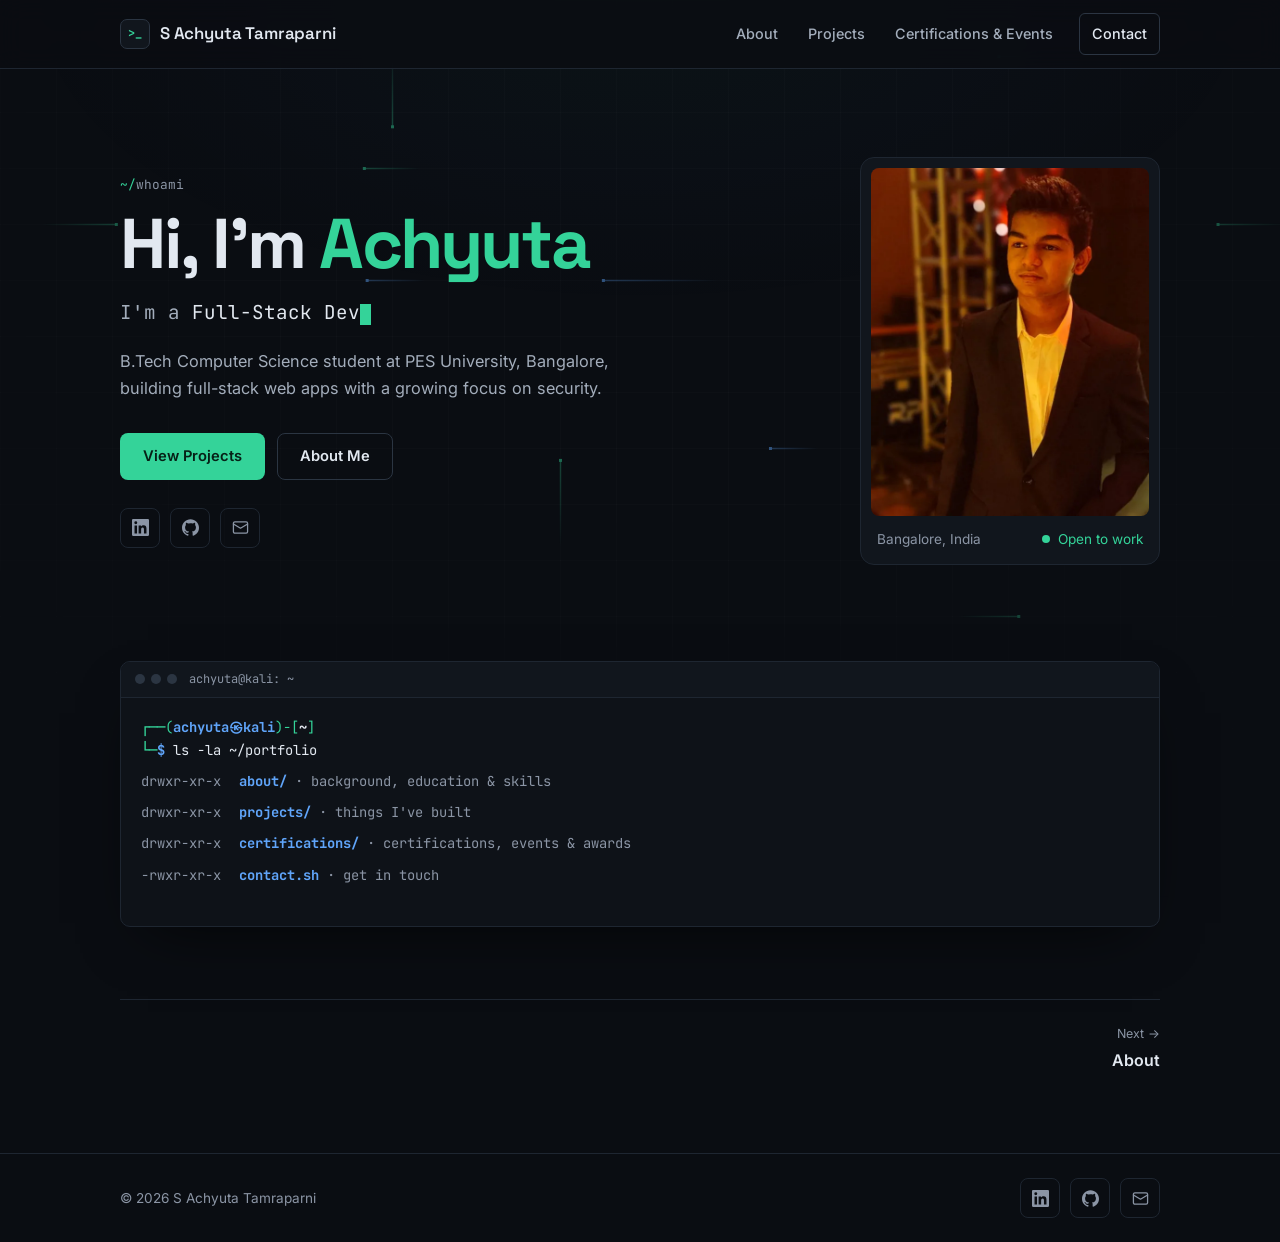
<file: index.html>
<!DOCTYPE html>
<html lang="en">

<head>
  <meta charset="UTF-8" />
  <meta name="viewport" content="width=device-width, initial-scale=1.0" />
  <title>S Achyuta Tamraparni · CS Student &amp; Full-Stack Developer</title>
  <meta name="description" content="S Achyuta Tamraparni: Computer Science student at PES University building full-stack web apps and automations, with a growing focus on application security." />
  <meta property="og:title" content="S Achyuta Tamraparni · CS Student &amp; Full-Stack Developer" />
  <meta property="og:description" content="S Achyuta Tamraparni: Computer Science student at PES University building full-stack web apps and automations, with a growing focus on application security." />
  <meta property="og:image" content="https://ollivanter.github.io/yuta-tam/og-card.png" />
  <meta property="og:image:width" content="1200" />
  <meta property="og:image:height" content="630" />
  <meta property="og:image:alt" content="S Achyuta Tamraparni: CS Undergrad at PES University, full-stack developer" />
  <meta property="og:url" content="https://ollivanter.github.io/yuta-tam/" />
  <meta property="og:type" content="website" />
  <meta property="og:site_name" content="S Achyuta Tamraparni" />
  <meta name="twitter:card" content="summary_large_image" />
  <meta name="twitter:title" content="S Achyuta Tamraparni · CS Student &amp; Full-Stack Developer" />
  <meta name="twitter:description" content="S Achyuta Tamraparni: Computer Science student at PES University building full-stack web apps and automations, with a growing focus on application security." />
  <meta name="twitter:image" content="https://ollivanter.github.io/yuta-tam/og-card.png" />
  <link rel="canonical" href="https://ollivanter.github.io/yuta-tam/" />
  <meta name="theme-color" content="#0a0d12" />
  <link rel="icon" href="data:image/svg+xml,%3Csvg xmlns='http://www.w3.org/2000/svg' viewBox='0 0 32 32'%3E%3Crect width='32' height='32' rx='7' fill='%230a0d12'/%3E%3Ctext x='5' y='22' font-family='monospace' font-size='16' font-weight='700' fill='%2334d399'%3E&gt;_%3C/text%3E%3C/svg%3E" />
  <link rel="preload" as="image" href="./yuta-img.webp" type="image/webp" fetchpriority="high" />
  <link rel="preconnect" href="https://fonts.googleapis.com" />
  <link rel="preconnect" href="https://fonts.gstatic.com" crossorigin />
  <link href="https://fonts.googleapis.com/css2?family=Inter:wght@400;500;600;700&family=JetBrains+Mono:wght@400;500;700&family=Space+Grotesk:wght@500;600;700&display=swap" rel="stylesheet" />
  <link rel="stylesheet" href="styles.css" />
  <script>document.documentElement.classList.add('js', 'is-loading');</script>
</head>

<body>
  <a class="skip-link" href="#main">Skip to content</a>
  <nav id="navbar" aria-label="Primary">
    <div class="nav-inner">
      <a class="logo" href="index.html"><span class="logo-mark" aria-hidden="true">&gt;_</span>S Achyuta Tamraparni</a>
      <ul class="nav-links">
        <li><a href="about.html">About</a></li>
        <li><a href="projects.html">Projects</a></li>
        <li><a href="certifications.html">Certifications &amp; Events</a></li>
        <li><a href="contact.html" class="nav-cta">Contact</a></li>
      </ul>
      <button class="hamburger" id="hamburger" aria-label="Toggle menu" aria-expanded="false" aria-controls="mobileMenu">
        <span></span><span></span><span></span>
      </button>
    </div>
    <div class="mobile-menu" id="mobileMenu">
      <a href="index.html" aria-current="page">Home</a>
      <a href="about.html">About</a>
      <a href="projects.html">Projects</a>
      <a href="certifications.html">Certifications &amp; Events</a>
      <a href="contact.html">Contact</a>
    </div>
  </nav>

  <main id="main">
    <section class="hero" aria-labelledby="heroName">
      <div class="hero-content reveal">
        <div class="kicker">whoami</div>
        <h1 class="hero-name" id="heroName">Hi, I'm <span class="accent">Achyuta</span></h1>
        <div class="hero-role-row">
          <span>I'm a&nbsp;</span><span id="typedText">Full-Stack Developer</span><span class="caret" aria-hidden="true"></span>
        </div>
        <p class="hero-meta">B.Tech Computer Science student at PES University, Bangalore, building full-stack
          web apps with a growing focus on security.</p>
        <div class="hero-actions">
          <a href="projects.html" class="btn btn-primary">View Projects</a>
          <a href="about.html" class="btn btn-outline">About Me</a>
        </div>
        <div class="socials">
          <a href="https://www.linkedin.com/in/s-achyuta-tamraparni" class="social-link" aria-label="LinkedIn" target="_blank" rel="noopener"><svg viewBox="0 0 24 24" aria-hidden="true"><path d="M20.45 20.45h-3.56v-5.57c0-1.33-.03-3.04-1.85-3.04-1.86 0-2.14 1.45-2.14 2.95v5.66H9.34V9h3.41v1.56h.05c.48-.9 1.64-1.85 3.37-1.85 3.6 0 4.27 2.37 4.27 5.45v6.3zM5.34 7.43a2.07 2.07 0 1 1 0-4.14 2.07 2.07 0 0 1 0 4.14zm1.78 13.02H3.56V9h3.56v11.45zM22.22 0H1.77C.8 0 0 .78 0 1.73v20.54C0 23.22.8 24 1.77 24h20.45c.98 0 1.78-.78 1.78-1.73V1.73C24 .78 23.2 0 22.22 0z"/></svg></a>
          <a href="https://github.com/ollivanter" class="social-link" aria-label="GitHub" target="_blank" rel="noopener"><svg viewBox="0 0 24 24" aria-hidden="true"><path d="M12 .3C5.37.3 0 5.67 0 12.3c0 5.3 3.44 9.8 8.21 11.39.6.11.82-.26.82-.58v-2.03c-3.34.72-4.04-1.61-4.04-1.61-.55-1.39-1.34-1.76-1.34-1.76-1.09-.75.08-.73.08-.73 1.2.08 1.84 1.23 1.84 1.23 1.07 1.84 2.81 1.31 3.5 1 .11-.78.42-1.31.76-1.61-2.67-.3-5.47-1.33-5.47-5.93 0-1.31.47-2.38 1.24-3.22-.12-.3-.54-1.52.12-3.17 0 0 1.01-.32 3.3 1.23a11.5 11.5 0 0 1 3-.4c1.02.005 2.04.14 3 .4 2.28-1.55 3.29-1.23 3.29-1.23.66 1.65.24 2.87.12 3.17.77.84 1.23 1.91 1.23 3.22 0 4.61-2.81 5.63-5.48 5.92.43.37.81 1.1.81 2.22v3.29c0 .32.22.7.83.58C20.57 22.1 24 17.6 24 12.3 24 5.67 18.63.3 12 .3z"/></svg></a>
          <a href="mailto:achyutatamweb@gmail.com" class="social-link" aria-label="Email"><svg class="stroke" viewBox="0 0 24 24" aria-hidden="true" stroke-linecap="round" stroke-linejoin="round"><rect x="2" y="4" width="20" height="16" rx="2"/><path d="m22 7-10 6L2 7"/></svg></a>
        </div>
      </div>

      <figure class="hero-photo-card reveal">
        <div class="photo-frame">
          <picture>
            <source srcset="./yuta-img.webp" type="image/webp" />
            <img src="./yuta-img.jpeg" alt="Portrait of S Achyuta Tamraparni" class="hero-photo" id="heroPhoto"
              width="600" height="750" fetchpriority="high" decoding="async" />
          </picture>
          <div class="hero-photo-initials" aria-hidden="true">AT</div>
        </div>
        <figcaption class="photo-caption">
          <span>Bangalore, India</span>
          <span class="status"><span class="badge-dot"></span>Open to work</span>
        </figcaption>
      </figure>
    </section>

    <section class="home-terminal terminal reveal" id="bootTerm" aria-label="Site directory">
      <div class="term-bar"><span class="term-dots" aria-hidden="true"><i></i><i></i><i></i></span>achyuta@kali: ~</div>
      <div class="term-body">
        <div class="prompt"><span class="line"><span class="frame">┌──(</span><span class="user">achyuta㉿kali</span><span class="frame">)-[</span><span class="path">~</span><span class="frame">]</span></span><span class="line"><span class="frame">└─</span><span class="sym">$</span> <span data-type="ls -la ~/portfolio">ls -la ~/portfolio</span></span></div>
        <ul class="ls-list" data-step>
          <li><a href="about.html"><span class="perm">drwxr-xr-x</span><span><span class="name">about/</span> <span class="desc">· background, education &amp; skills</span></span></a></li>
          <li><a href="projects.html"><span class="perm">drwxr-xr-x</span><span><span class="name">projects/</span> <span class="desc">· things I've built</span></span></a></li>
          <li><a href="certifications.html"><span class="perm">drwxr-xr-x</span><span><span class="name">certifications/</span> <span class="desc">· certifications, events &amp; awards</span></span></a></li>
          <li><a href="contact.html"><span class="perm">-rwxr-xr-x</span><span><span class="name">contact.sh</span> <span class="desc">· get in touch</span></span></a></li>
        </ul>
        <div data-step><div class="prompt"><span class="line"><span class="frame">┌──(</span><span class="user">achyuta㉿kali</span><span class="frame">)-[</span><span class="path">~</span><span class="frame">]</span></span><span class="line"><span class="frame">└─</span><span class="sym">$</span> <span class="caret" aria-hidden="true"></span></span></div></div>
      </div>
    </section>
    <nav class="pager" aria-label="Page navigation"><a href="about.html" class="next"><span>Next →</span>About</a></nav>
  </main>

  <footer class="site-footer">
    <div class="footer-inner">
      <span class="footer-copy">© <span id="year">2026</span> S Achyuta Tamraparni</span>
      <div class="socials">
          <a href="https://www.linkedin.com/in/s-achyuta-tamraparni" class="social-link" aria-label="LinkedIn" target="_blank" rel="noopener"><svg viewBox="0 0 24 24" aria-hidden="true"><path d="M20.45 20.45h-3.56v-5.57c0-1.33-.03-3.04-1.85-3.04-1.86 0-2.14 1.45-2.14 2.95v5.66H9.34V9h3.41v1.56h.05c.48-.9 1.64-1.85 3.37-1.85 3.6 0 4.27 2.37 4.27 5.45v6.3zM5.34 7.43a2.07 2.07 0 1 1 0-4.14 2.07 2.07 0 0 1 0 4.14zm1.78 13.02H3.56V9h3.56v11.45zM22.22 0H1.77C.8 0 0 .78 0 1.73v20.54C0 23.22.8 24 1.77 24h20.45c.98 0 1.78-.78 1.78-1.73V1.73C24 .78 23.2 0 22.22 0z"/></svg></a>
          <a href="https://github.com/ollivanter" class="social-link" aria-label="GitHub" target="_blank" rel="noopener"><svg viewBox="0 0 24 24" aria-hidden="true"><path d="M12 .3C5.37.3 0 5.67 0 12.3c0 5.3 3.44 9.8 8.21 11.39.6.11.82-.26.82-.58v-2.03c-3.34.72-4.04-1.61-4.04-1.61-.55-1.39-1.34-1.76-1.34-1.76-1.09-.75.08-.73.08-.73 1.2.08 1.84 1.23 1.84 1.23 1.07 1.84 2.81 1.31 3.5 1 .11-.78.42-1.31.76-1.61-2.67-.3-5.47-1.33-5.47-5.93 0-1.31.47-2.38 1.24-3.22-.12-.3-.54-1.52.12-3.17 0 0 1.01-.32 3.3 1.23a11.5 11.5 0 0 1 3-.4c1.02.005 2.04.14 3 .4 2.28-1.55 3.29-1.23 3.29-1.23.66 1.65.24 2.87.12 3.17.77.84 1.23 1.91 1.23 3.22 0 4.61-2.81 5.63-5.48 5.92.43.37.81 1.1.81 2.22v3.29c0 .32.22.7.83.58C20.57 22.1 24 17.6 24 12.3 24 5.67 18.63.3 12 .3z"/></svg></a>
          <a href="mailto:achyutatamweb@gmail.com" class="social-link" aria-label="Email"><svg class="stroke" viewBox="0 0 24 24" aria-hidden="true" stroke-linecap="round" stroke-linejoin="round"><rect x="2" y="4" width="20" height="16" rx="2"/><path d="m22 7-10 6L2 7"/></svg></a>
        </div>
    </div>
  </footer>

  <script src="typewriter.js" defer></script>
</body>

</html>
</file>
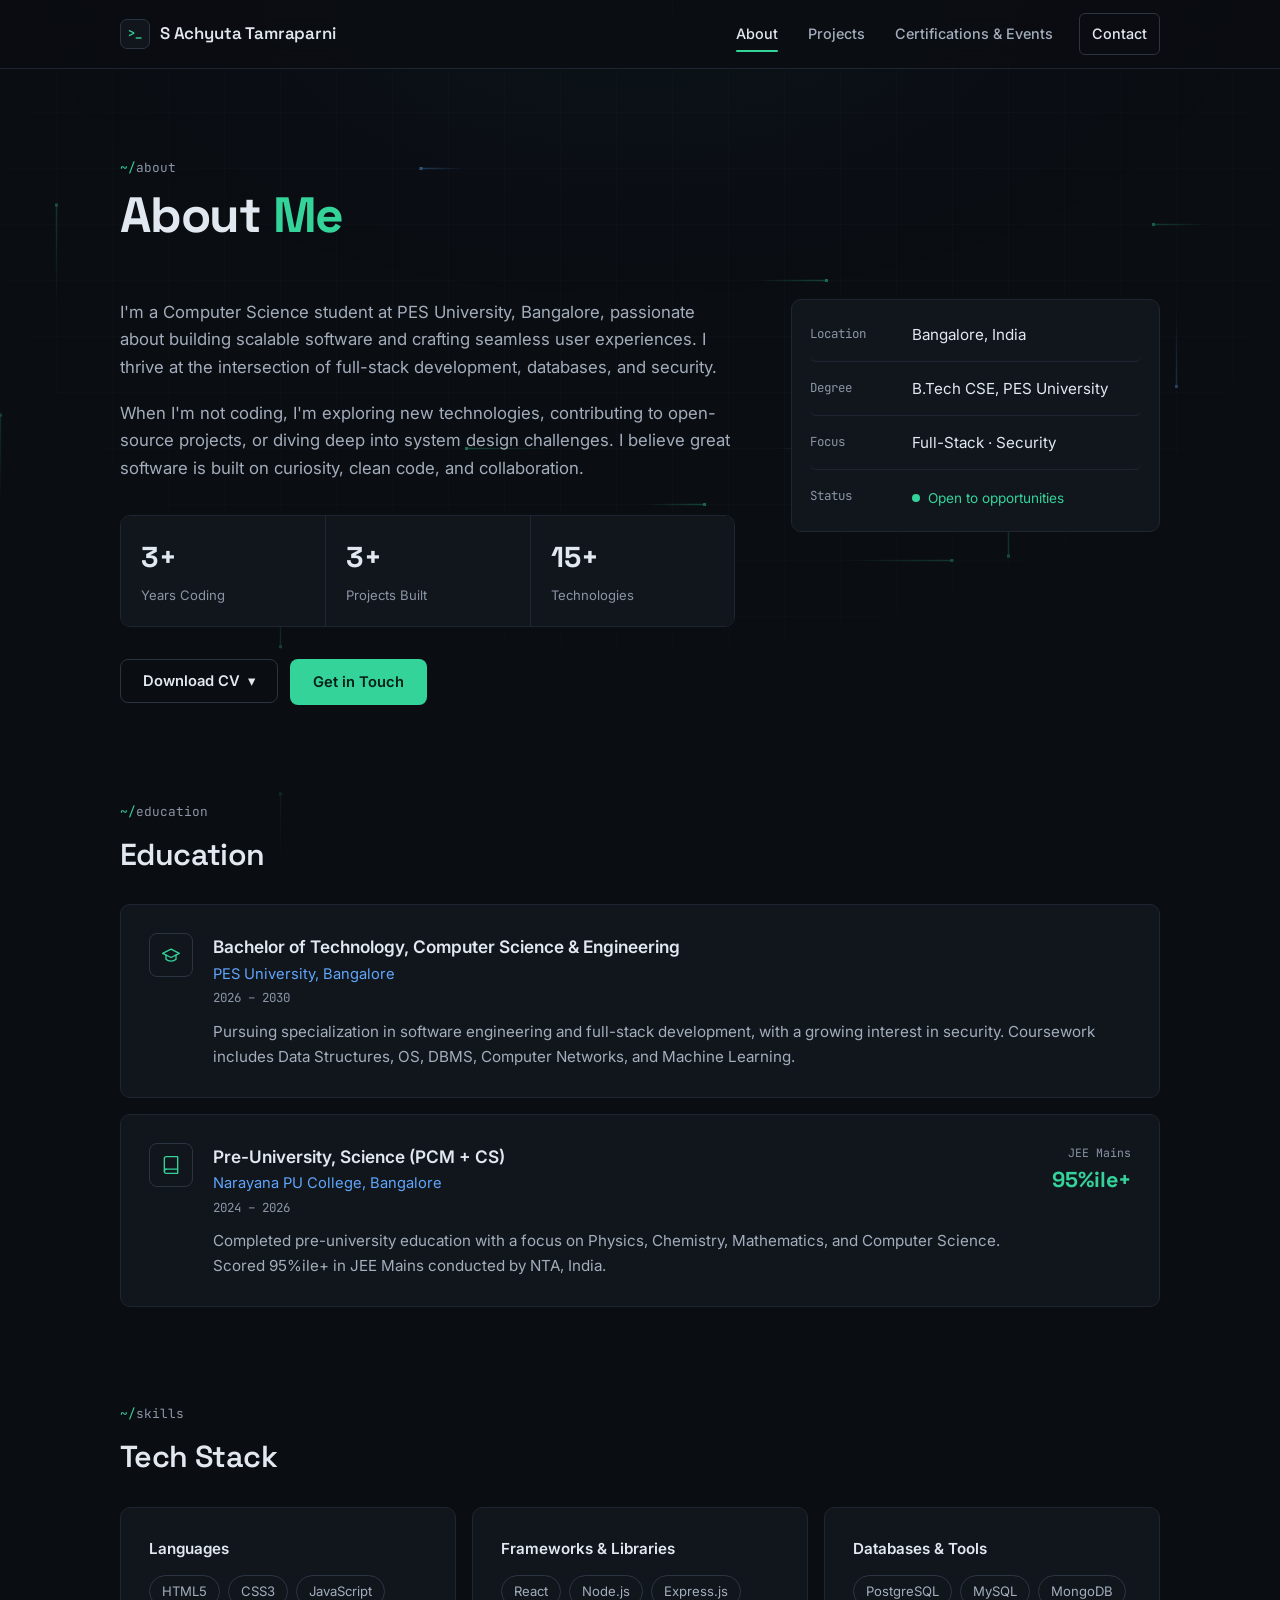
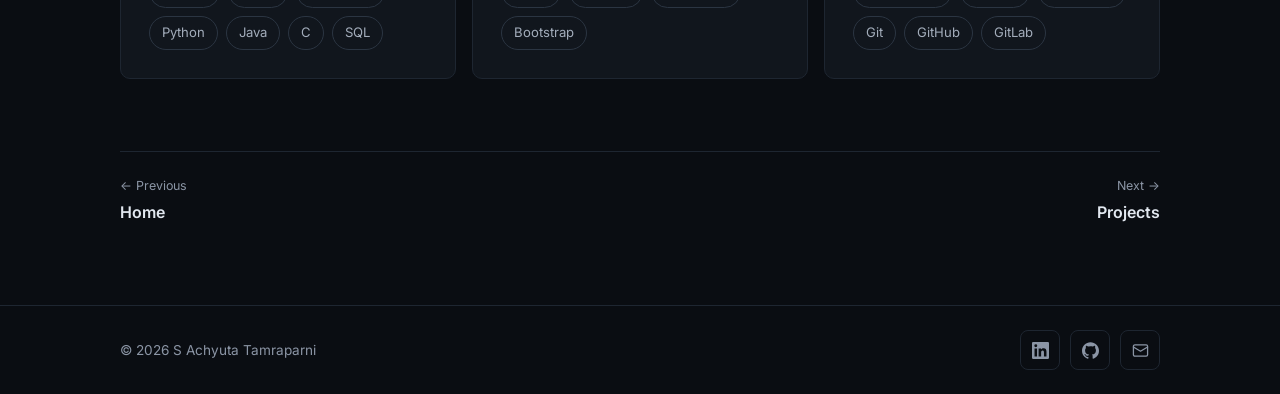
<file: about.html>
<!DOCTYPE html>
<html lang="en">

<head>
  <meta charset="UTF-8" />
  <meta name="viewport" content="width=device-width, initial-scale=1.0" />
  <title>About · S Achyuta Tamraparni</title>
  <meta name="description" content="About S Achyuta Tamraparni: background, education and technical skills." />
  <meta property="og:title" content="About · S Achyuta Tamraparni" />
  <meta property="og:description" content="About S Achyuta Tamraparni: background, education and technical skills." />
  <meta property="og:image" content="https://ollivanter.github.io/yuta-tam/og-card.png" />
  <meta property="og:image:width" content="1200" />
  <meta property="og:image:height" content="630" />
  <meta property="og:image:alt" content="S Achyuta Tamraparni: CS Undergrad at PES University, full-stack developer" />
  <meta property="og:url" content="https://ollivanter.github.io/yuta-tam/about.html" />
  <meta property="og:type" content="website" />
  <meta property="og:site_name" content="S Achyuta Tamraparni" />
  <meta name="twitter:card" content="summary_large_image" />
  <meta name="twitter:title" content="About · S Achyuta Tamraparni" />
  <meta name="twitter:description" content="About S Achyuta Tamraparni: background, education and technical skills." />
  <meta name="twitter:image" content="https://ollivanter.github.io/yuta-tam/og-card.png" />
  <link rel="canonical" href="https://ollivanter.github.io/yuta-tam/about.html" />
  <meta name="theme-color" content="#0a0d12" />
  <link rel="icon" href="data:image/svg+xml,%3Csvg xmlns='http://www.w3.org/2000/svg' viewBox='0 0 32 32'%3E%3Crect width='32' height='32' rx='7' fill='%230a0d12'/%3E%3Ctext x='5' y='22' font-family='monospace' font-size='16' font-weight='700' fill='%2334d399'%3E&gt;_%3C/text%3E%3C/svg%3E" />
  <link rel="preconnect" href="https://fonts.googleapis.com" />
  <link rel="preconnect" href="https://fonts.gstatic.com" crossorigin />
  <link href="https://fonts.googleapis.com/css2?family=Inter:wght@400;500;600;700&family=JetBrains+Mono:wght@400;500;700&family=Space+Grotesk:wght@500;600;700&display=swap" rel="stylesheet" />
  <link rel="stylesheet" href="styles.css" />
  <script>document.documentElement.classList.add('js', 'is-loading');</script>
</head>

<body>
  <a class="skip-link" href="#main">Skip to content</a>
  <nav id="navbar" aria-label="Primary">
    <div class="nav-inner">
      <a class="logo" href="index.html"><span class="logo-mark" aria-hidden="true">&gt;_</span>S Achyuta Tamraparni</a>
      <ul class="nav-links">
        <li><a href="about.html" aria-current="page">About</a></li>
        <li><a href="projects.html">Projects</a></li>
        <li><a href="certifications.html">Certifications &amp; Events</a></li>
        <li><a href="contact.html" class="nav-cta">Contact</a></li>
      </ul>
      <button class="hamburger" id="hamburger" aria-label="Toggle menu" aria-expanded="false" aria-controls="mobileMenu">
        <span></span><span></span><span></span>
      </button>
    </div>
    <div class="mobile-menu" id="mobileMenu">
      <a href="index.html">Home</a>
      <a href="about.html" aria-current="page">About</a>
      <a href="projects.html">Projects</a>
      <a href="certifications.html">Certifications &amp; Events</a>
      <a href="contact.html">Contact</a>
    </div>
  </nav>

  <main id="main">
    <header class="page-header reveal">
      <div class="kicker">about</div>
      <h1 class="page-title">About <span class="accent">Me</span></h1>
    </header>

    <div class="about-grid">
      <div class="about-text reveal">
        <p>I'm a Computer Science student at PES University, Bangalore, passionate about building scalable software
          and crafting seamless user experiences. I thrive at the intersection of full-stack development, databases,
          and security.</p>
        <p>When I'm not coding, I'm exploring new technologies, contributing to open-source projects, or diving deep
          into system design challenges. I believe great software is built on curiosity, clean code, and
          collaboration.</p>

        <div class="about-stats">
          <div class="stat-item"><span class="stat-num">3+</span><span class="stat-label">Years Coding</span></div>
          <div class="stat-item"><span class="stat-num">3+</span><span class="stat-label">Projects Built</span></div>
          <div class="stat-item"><span class="stat-num">15+</span><span class="stat-label">Technologies</span></div>
        </div>

        <div class="about-actions">
          <div class="download-dropdown">
            <button class="btn btn-outline download-btn" aria-haspopup="true" aria-expanded="false">
              Download CV <span class="arrow" aria-hidden="true">▾</span>
            </button>
            <div class="dropdown-menu">
              <a href="yuta-cv.pdf" download><span>PDF Format</span><span class="ext">.pdf</span></a>
              <a href="Modern_Simple_ATS_Friendly_LateX_CV.docx" download><span>DOCX Format</span><span class="ext">.docx</span></a>
            </div>
          </div>
          <a href="contact.html" class="btn btn-primary">Get in Touch</a>
        </div>
      </div>

      <div class="card info-card reveal">
        <div class="info-row"><span class="info-key">Location</span><span class="info-val">Bangalore, India</span></div>
        <div class="info-row"><span class="info-key">Degree</span><span class="info-val">B.Tech CSE, PES University</span></div>
        <div class="info-row"><span class="info-key">Focus</span><span class="info-val">Full-Stack · Security</span></div>
        <div class="info-row"><span class="info-key">Status</span><span class="info-val"><span class="status"><span class="badge-dot"></span>Open to opportunities</span></span></div>
      </div>
    </div>

    <section class="section" id="education" aria-labelledby="eduTitle">
      <div class="kicker">education</div>
      <h2 class="section-title"><span id="eduTitle">Education</span></h2>
      <div class="edu-list">
        <article class="card edu-card reveal">
          <div class="icon-box"><svg viewBox="0 0 24 24" aria-hidden="true" stroke-linecap="round" stroke-linejoin="round"><path d="M22 10 12 5 2 10l10 5 10-5z"/><path d="M6 12v5c3 3 9 3 12 0v-5"/></svg></div>
          <div>
            <h3 class="edu-degree">Bachelor of Technology, Computer Science &amp; Engineering</h3>
            <div class="edu-school">PES University, Bangalore</div>
            <div class="edu-year">2026 – 2030</div>
            <p class="edu-desc">Pursuing specialization in software engineering and full-stack development, with a growing interest in security. Coursework includes
              Data Structures, OS, DBMS, Computer Networks, and Machine Learning.</p>
          </div>
        </article>

        <article class="card edu-card reveal">
          <div class="icon-box"><svg viewBox="0 0 24 24" aria-hidden="true" stroke-linecap="round" stroke-linejoin="round"><path d="M4 19.5A2.5 2.5 0 0 1 6.5 17H20V2H6.5A2.5 2.5 0 0 0 4 4.5v15z"/><path d="M6.5 17A2.5 2.5 0 0 0 4 19.5 2.5 2.5 0 0 0 6.5 22H20v-5"/></svg></div>
          <div>
            <h3 class="edu-degree">Pre-University, Science (PCM + CS)</h3>
            <div class="edu-school">Narayana PU College, Bangalore</div>
            <div class="edu-year">2024 – 2026</div>
            <p class="edu-desc">Completed pre-university education with a focus on Physics, Chemistry, Mathematics, and
              Computer Science. Scored 95%ile+ in JEE Mains conducted by NTA, India.</p>
          </div>
          <div class="edu-score"><span>JEE Mains</span><strong>95%ile+</strong></div>
        </article>
      </div>
    </section>

    <section class="section" id="skills" aria-labelledby="skillsTitle">
      <div class="kicker">skills</div>
      <h2 class="section-title"><span id="skillsTitle">Tech Stack</span></h2>
      <div class="skills-grid">
        <div class="card reveal">
          <div class="skill-cat-label">Languages</div>
          <div class="skill-chips"><span class="skill-chip">HTML5</span><span class="skill-chip">CSS3</span><span class="skill-chip">JavaScript</span><span class="skill-chip">Python</span><span class="skill-chip">Java</span><span class="skill-chip">C</span><span class="skill-chip">SQL</span></div>
        </div>
        <div class="card reveal">
          <div class="skill-cat-label">Frameworks &amp; Libraries</div>
          <div class="skill-chips"><span class="skill-chip">React</span><span class="skill-chip">Node.js</span><span class="skill-chip">Express.js</span><span class="skill-chip">Bootstrap</span></div>
        </div>
        <div class="card reveal">
          <div class="skill-cat-label">Databases &amp; Tools</div>
          <div class="skill-chips"><span class="skill-chip">PostgreSQL</span><span class="skill-chip">MySQL</span><span class="skill-chip">MongoDB</span><span class="skill-chip">Git</span><span class="skill-chip">GitHub</span><span class="skill-chip">GitLab</span></div>
        </div>
      </div>
    </section>
    <nav class="pager" aria-label="Page navigation"><a href="index.html" class="prev"><span>← Previous</span>Home</a><a href="projects.html" class="next"><span>Next →</span>Projects</a></nav>
  </main>

  <footer class="site-footer">
    <div class="footer-inner">
      <span class="footer-copy">© <span id="year">2026</span> S Achyuta Tamraparni</span>
      <div class="socials">
          <a href="https://www.linkedin.com/in/s-achyuta-tamraparni" class="social-link" aria-label="LinkedIn" target="_blank" rel="noopener"><svg viewBox="0 0 24 24" aria-hidden="true"><path d="M20.45 20.45h-3.56v-5.57c0-1.33-.03-3.04-1.85-3.04-1.86 0-2.14 1.45-2.14 2.95v5.66H9.34V9h3.41v1.56h.05c.48-.9 1.64-1.85 3.37-1.85 3.6 0 4.27 2.37 4.27 5.45v6.3zM5.34 7.43a2.07 2.07 0 1 1 0-4.14 2.07 2.07 0 0 1 0 4.14zm1.78 13.02H3.56V9h3.56v11.45zM22.22 0H1.77C.8 0 0 .78 0 1.73v20.54C0 23.22.8 24 1.77 24h20.45c.98 0 1.78-.78 1.78-1.73V1.73C24 .78 23.2 0 22.22 0z"/></svg></a>
          <a href="https://github.com/ollivanter" class="social-link" aria-label="GitHub" target="_blank" rel="noopener"><svg viewBox="0 0 24 24" aria-hidden="true"><path d="M12 .3C5.37.3 0 5.67 0 12.3c0 5.3 3.44 9.8 8.21 11.39.6.11.82-.26.82-.58v-2.03c-3.34.72-4.04-1.61-4.04-1.61-.55-1.39-1.34-1.76-1.34-1.76-1.09-.75.08-.73.08-.73 1.2.08 1.84 1.23 1.84 1.23 1.07 1.84 2.81 1.31 3.5 1 .11-.78.42-1.31.76-1.61-2.67-.3-5.47-1.33-5.47-5.93 0-1.31.47-2.38 1.24-3.22-.12-.3-.54-1.52.12-3.17 0 0 1.01-.32 3.3 1.23a11.5 11.5 0 0 1 3-.4c1.02.005 2.04.14 3 .4 2.28-1.55 3.29-1.23 3.29-1.23.66 1.65.24 2.87.12 3.17.77.84 1.23 1.91 1.23 3.22 0 4.61-2.81 5.63-5.48 5.92.43.37.81 1.1.81 2.22v3.29c0 .32.22.7.83.58C20.57 22.1 24 17.6 24 12.3 24 5.67 18.63.3 12 .3z"/></svg></a>
          <a href="mailto:achyutatamweb@gmail.com" class="social-link" aria-label="Email"><svg class="stroke" viewBox="0 0 24 24" aria-hidden="true" stroke-linecap="round" stroke-linejoin="round"><rect x="2" y="4" width="20" height="16" rx="2"/><path d="m22 7-10 6L2 7"/></svg></a>
        </div>
    </div>
  </footer>

  <script src="typewriter.js" defer></script>
</body>

</html>
</file>
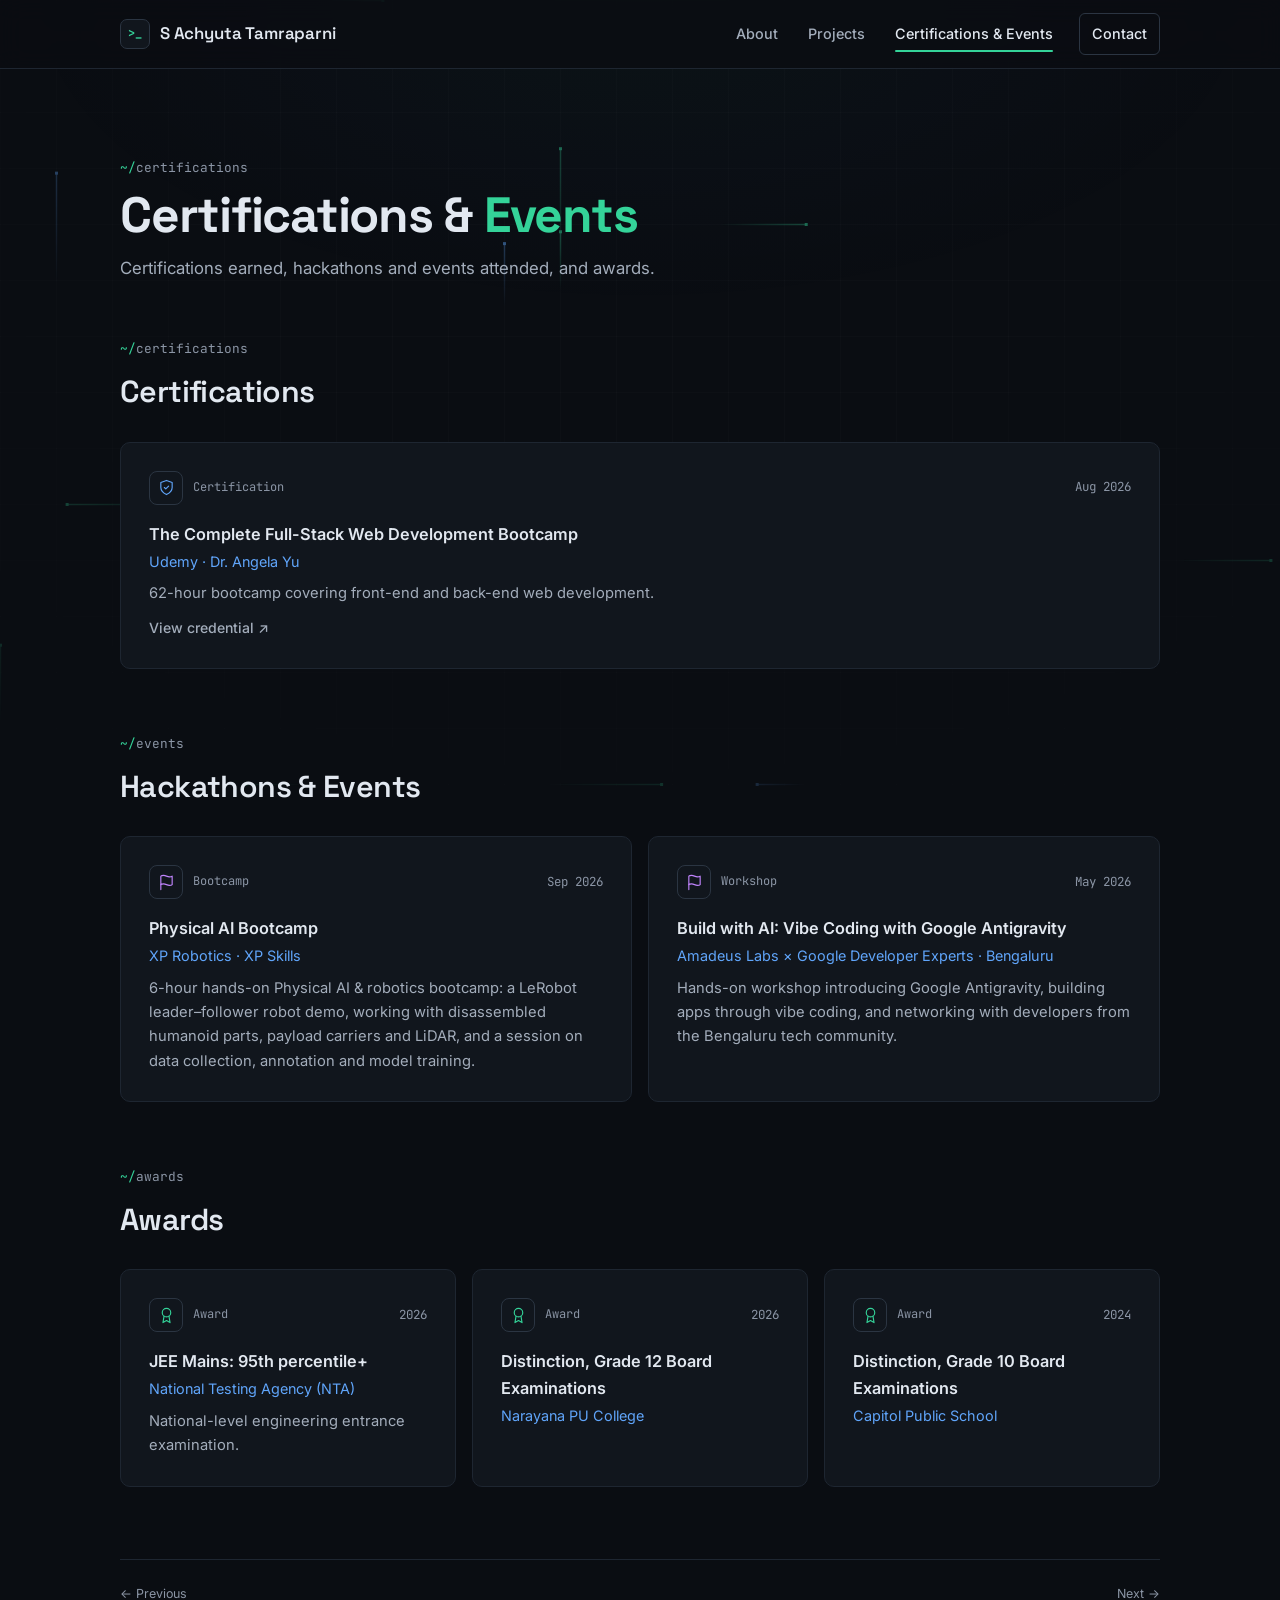
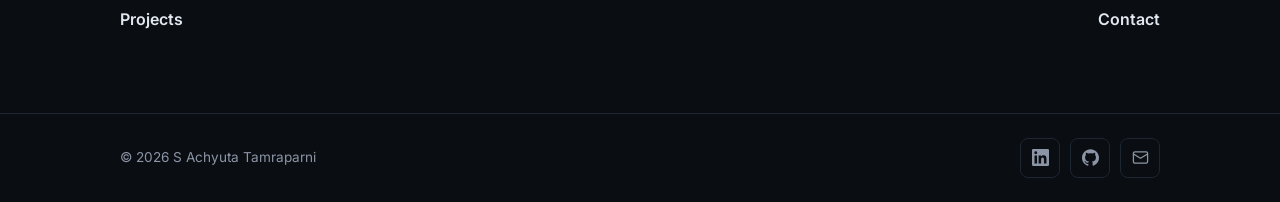
<file: certifications.html>
<!DOCTYPE html>
<html lang="en">

<head>
  <meta charset="UTF-8" />
  <meta name="viewport" content="width=device-width, initial-scale=1.0" />
  <title>Certifications &amp; Events · S Achyuta Tamraparni</title>
  <meta name="description" content="Certifications, hackathons, events and awards of S Achyuta Tamraparni." />
  <meta property="og:title" content="Certifications &amp; Events · S Achyuta Tamraparni" />
  <meta property="og:description" content="Certifications, hackathons, events and awards of S Achyuta Tamraparni." />
  <meta property="og:image" content="https://ollivanter.github.io/yuta-tam/og-card.png" />
  <meta property="og:image:width" content="1200" />
  <meta property="og:image:height" content="630" />
  <meta property="og:image:alt" content="S Achyuta Tamraparni: CS Undergrad at PES University, full-stack developer" />
  <meta property="og:url" content="https://ollivanter.github.io/yuta-tam/certifications.html" />
  <meta property="og:type" content="website" />
  <meta property="og:site_name" content="S Achyuta Tamraparni" />
  <meta name="twitter:card" content="summary_large_image" />
  <meta name="twitter:title" content="Certifications &amp; Events · S Achyuta Tamraparni" />
  <meta name="twitter:description" content="Certifications, hackathons, events and awards of S Achyuta Tamraparni." />
  <meta name="twitter:image" content="https://ollivanter.github.io/yuta-tam/og-card.png" />
  <link rel="canonical" href="https://ollivanter.github.io/yuta-tam/certifications.html" />
  <meta name="theme-color" content="#0a0d12" />
  <link rel="icon" href="data:image/svg+xml,%3Csvg xmlns='http://www.w3.org/2000/svg' viewBox='0 0 32 32'%3E%3Crect width='32' height='32' rx='7' fill='%230a0d12'/%3E%3Ctext x='5' y='22' font-family='monospace' font-size='16' font-weight='700' fill='%2334d399'%3E&gt;_%3C/text%3E%3C/svg%3E" />
  <link rel="preconnect" href="https://fonts.googleapis.com" />
  <link rel="preconnect" href="https://fonts.gstatic.com" crossorigin />
  <link href="https://fonts.googleapis.com/css2?family=Inter:wght@400;500;600;700&family=JetBrains+Mono:wght@400;500;700&family=Space+Grotesk:wght@500;600;700&display=swap" rel="stylesheet" />
  <link rel="stylesheet" href="styles.css" />
  <script>document.documentElement.classList.add('js', 'is-loading');</script>
</head>

<body>
  <a class="skip-link" href="#main">Skip to content</a>
  <nav id="navbar" aria-label="Primary">
    <div class="nav-inner">
      <a class="logo" href="index.html"><span class="logo-mark" aria-hidden="true">&gt;_</span>S Achyuta Tamraparni</a>
      <ul class="nav-links">
        <li><a href="about.html">About</a></li>
        <li><a href="projects.html">Projects</a></li>
        <li><a href="certifications.html" aria-current="page">Certifications &amp; Events</a></li>
        <li><a href="contact.html" class="nav-cta">Contact</a></li>
      </ul>
      <button class="hamburger" id="hamburger" aria-label="Toggle menu" aria-expanded="false" aria-controls="mobileMenu">
        <span></span><span></span><span></span>
      </button>
    </div>
    <div class="mobile-menu" id="mobileMenu">
      <a href="index.html">Home</a>
      <a href="about.html">About</a>
      <a href="projects.html">Projects</a>
      <a href="certifications.html" aria-current="page">Certifications &amp; Events</a>
      <a href="contact.html">Contact</a>
    </div>
  </nav>

  <main id="main">
    <header class="page-header reveal">
      <div class="kicker">certifications</div>
      <h1 class="page-title">Certifications &amp; <span class="accent">Events</span></h1>
      <p class="page-sub">Certifications earned, hackathons and events attended, and awards.</p>
    </header>

    <!-- To add an entry, copy a card below; certificate PDFs live in certificates/ -->
    <section class="section ach-section" aria-label="Certifications">
      <div class="kicker">certifications</div>
      <h2 class="section-title">Certifications</h2>
      <div class="ach-grid">
        <article class="card ach-card reveal" data-type="cert">
          <div class="ach-top">
            <span class="ach-type"><span class="icon-box"><svg viewBox="0 0 24 24" aria-hidden="true" stroke-linecap="round" stroke-linejoin="round"><path d="M12 22s8-4 8-10V5l-8-3-8 3v7c0 6 8 10 8 10z"/><path d="m9 12 2 2 4-4"/></svg></span>Certification</span>
            <span class="ach-date">Aug 2026</span>
          </div>
          <div>
            <h3 class="ach-title">The Complete Full-Stack Web Development Bootcamp</h3>
            <div class="ach-org">Udemy · Dr. Angela Yu</div>
            <p class="ach-desc">62-hour bootcamp covering front-end and back-end web development.</p>
            <a href="https://ude.my/UC-00408057-438b-4866-9e85-13a0e7a06054" class="project-link" target="_blank" rel="noopener">View credential ↗</a>
          </div>
        </article>
      </div>
    </section>

    <section class="section ach-section" aria-label="Hackathons &amp; Events">
      <div class="kicker">events</div>
      <h2 class="section-title">Hackathons &amp; Events</h2>
      <div class="ach-grid">
        <article class="card ach-card reveal" data-type="event">
          <div class="ach-top">
            <span class="ach-type"><span class="icon-box"><svg viewBox="0 0 24 24" aria-hidden="true" stroke-linecap="round" stroke-linejoin="round"><path d="M4 15s1-1 4-1 5 2 8 2 4-1 4-1V3s-1 1-4 1-5-2-8-2-4 1-4 1z"/><line x1="4" y1="22" x2="4" y2="15"/></svg></span>Bootcamp</span>
            <span class="ach-date">Sep 2026</span>
          </div>
          <div>
            <h3 class="ach-title">Physical AI Bootcamp</h3>
            <div class="ach-org">XP Robotics · XP Skills</div>
            <p class="ach-desc">6-hour hands-on Physical AI &amp; robotics bootcamp: a LeRobot leader–follower robot demo, working with disassembled humanoid parts, payload carriers and LiDAR, and a session on data collection, annotation and model training.</p>
          </div>
        </article>
        <article class="card ach-card reveal" data-type="event">
          <div class="ach-top">
            <span class="ach-type"><span class="icon-box"><svg viewBox="0 0 24 24" aria-hidden="true" stroke-linecap="round" stroke-linejoin="round"><path d="M4 15s1-1 4-1 5 2 8 2 4-1 4-1V3s-1 1-4 1-5-2-8-2-4 1-4 1z"/><line x1="4" y1="22" x2="4" y2="15"/></svg></span>Workshop</span>
            <span class="ach-date">May 2026</span>
          </div>
          <div>
            <h3 class="ach-title">Build with AI: Vibe Coding with Google Antigravity</h3>
            <div class="ach-org">Amadeus Labs × Google Developer Experts · Bengaluru</div>
            <p class="ach-desc">Hands-on workshop introducing Google Antigravity, building apps through vibe coding, and networking with developers from the Bengaluru tech community.</p>
          </div>
        </article>
      </div>
    </section>

    <section class="section ach-section" aria-label="Awards">
      <div class="kicker">awards</div>
      <h2 class="section-title">Awards</h2>
      <div class="ach-grid">
        <article class="card ach-card reveal" data-type="award">
          <div class="ach-top">
            <span class="ach-type"><span class="icon-box"><svg viewBox="0 0 24 24" aria-hidden="true" stroke-linecap="round" stroke-linejoin="round"><circle cx="12" cy="8" r="6"/><path d="M15.48 12.89 17 22l-5-3-5 3 1.52-9.11"/></svg></span>Award</span>
            <span class="ach-date">2026</span>
          </div>
          <div>
            <h3 class="ach-title">JEE Mains: 95th percentile+</h3>
            <div class="ach-org">National Testing Agency (NTA)</div>
            <p class="ach-desc">National-level engineering entrance examination.</p>
          </div>
        </article>
        <article class="card ach-card reveal" data-type="award">
          <div class="ach-top">
            <span class="ach-type"><span class="icon-box"><svg viewBox="0 0 24 24" aria-hidden="true" stroke-linecap="round" stroke-linejoin="round"><circle cx="12" cy="8" r="6"/><path d="M15.48 12.89 17 22l-5-3-5 3 1.52-9.11"/></svg></span>Award</span>
            <span class="ach-date">2026</span>
          </div>
          <div>
            <h3 class="ach-title">Distinction, Grade 12 Board Examinations</h3>
            <div class="ach-org">Narayana PU College</div>
          </div>
        </article>
        <article class="card ach-card reveal" data-type="award">
          <div class="ach-top">
            <span class="ach-type"><span class="icon-box"><svg viewBox="0 0 24 24" aria-hidden="true" stroke-linecap="round" stroke-linejoin="round"><circle cx="12" cy="8" r="6"/><path d="M15.48 12.89 17 22l-5-3-5 3 1.52-9.11"/></svg></span>Award</span>
            <span class="ach-date">2024</span>
          </div>
          <div>
            <h3 class="ach-title">Distinction, Grade 10 Board Examinations</h3>
            <div class="ach-org">Capitol Public School</div>
          </div>
        </article>
      </div>
    </section>
    <nav class="pager" aria-label="Page navigation"><a href="projects.html" class="prev"><span>← Previous</span>Projects</a><a href="contact.html" class="next"><span>Next →</span>Contact</a></nav>
  </main>

  <footer class="site-footer">
    <div class="footer-inner">
      <span class="footer-copy">© <span id="year">2026</span> S Achyuta Tamraparni</span>
      <div class="socials">
          <a href="https://www.linkedin.com/in/s-achyuta-tamraparni" class="social-link" aria-label="LinkedIn" target="_blank" rel="noopener"><svg viewBox="0 0 24 24" aria-hidden="true"><path d="M20.45 20.45h-3.56v-5.57c0-1.33-.03-3.04-1.85-3.04-1.86 0-2.14 1.45-2.14 2.95v5.66H9.34V9h3.41v1.56h.05c.48-.9 1.64-1.85 3.37-1.85 3.6 0 4.27 2.37 4.27 5.45v6.3zM5.34 7.43a2.07 2.07 0 1 1 0-4.14 2.07 2.07 0 0 1 0 4.14zm1.78 13.02H3.56V9h3.56v11.45zM22.22 0H1.77C.8 0 0 .78 0 1.73v20.54C0 23.22.8 24 1.77 24h20.45c.98 0 1.78-.78 1.78-1.73V1.73C24 .78 23.2 0 22.22 0z"/></svg></a>
          <a href="https://github.com/ollivanter" class="social-link" aria-label="GitHub" target="_blank" rel="noopener"><svg viewBox="0 0 24 24" aria-hidden="true"><path d="M12 .3C5.37.3 0 5.67 0 12.3c0 5.3 3.44 9.8 8.21 11.39.6.11.82-.26.82-.58v-2.03c-3.34.72-4.04-1.61-4.04-1.61-.55-1.39-1.34-1.76-1.34-1.76-1.09-.75.08-.73.08-.73 1.2.08 1.84 1.23 1.84 1.23 1.07 1.84 2.81 1.31 3.5 1 .11-.78.42-1.31.76-1.61-2.67-.3-5.47-1.33-5.47-5.93 0-1.31.47-2.38 1.24-3.22-.12-.3-.54-1.52.12-3.17 0 0 1.01-.32 3.3 1.23a11.5 11.5 0 0 1 3-.4c1.02.005 2.04.14 3 .4 2.28-1.55 3.29-1.23 3.29-1.23.66 1.65.24 2.87.12 3.17.77.84 1.23 1.91 1.23 3.22 0 4.61-2.81 5.63-5.48 5.92.43.37.81 1.1.81 2.22v3.29c0 .32.22.7.83.58C20.57 22.1 24 17.6 24 12.3 24 5.67 18.63.3 12 .3z"/></svg></a>
          <a href="mailto:achyutatamweb@gmail.com" class="social-link" aria-label="Email"><svg class="stroke" viewBox="0 0 24 24" aria-hidden="true" stroke-linecap="round" stroke-linejoin="round"><rect x="2" y="4" width="20" height="16" rx="2"/><path d="m22 7-10 6L2 7"/></svg></a>
        </div>
    </div>
  </footer>

  <script src="typewriter.js" defer></script>
</body>

</html>
</file>
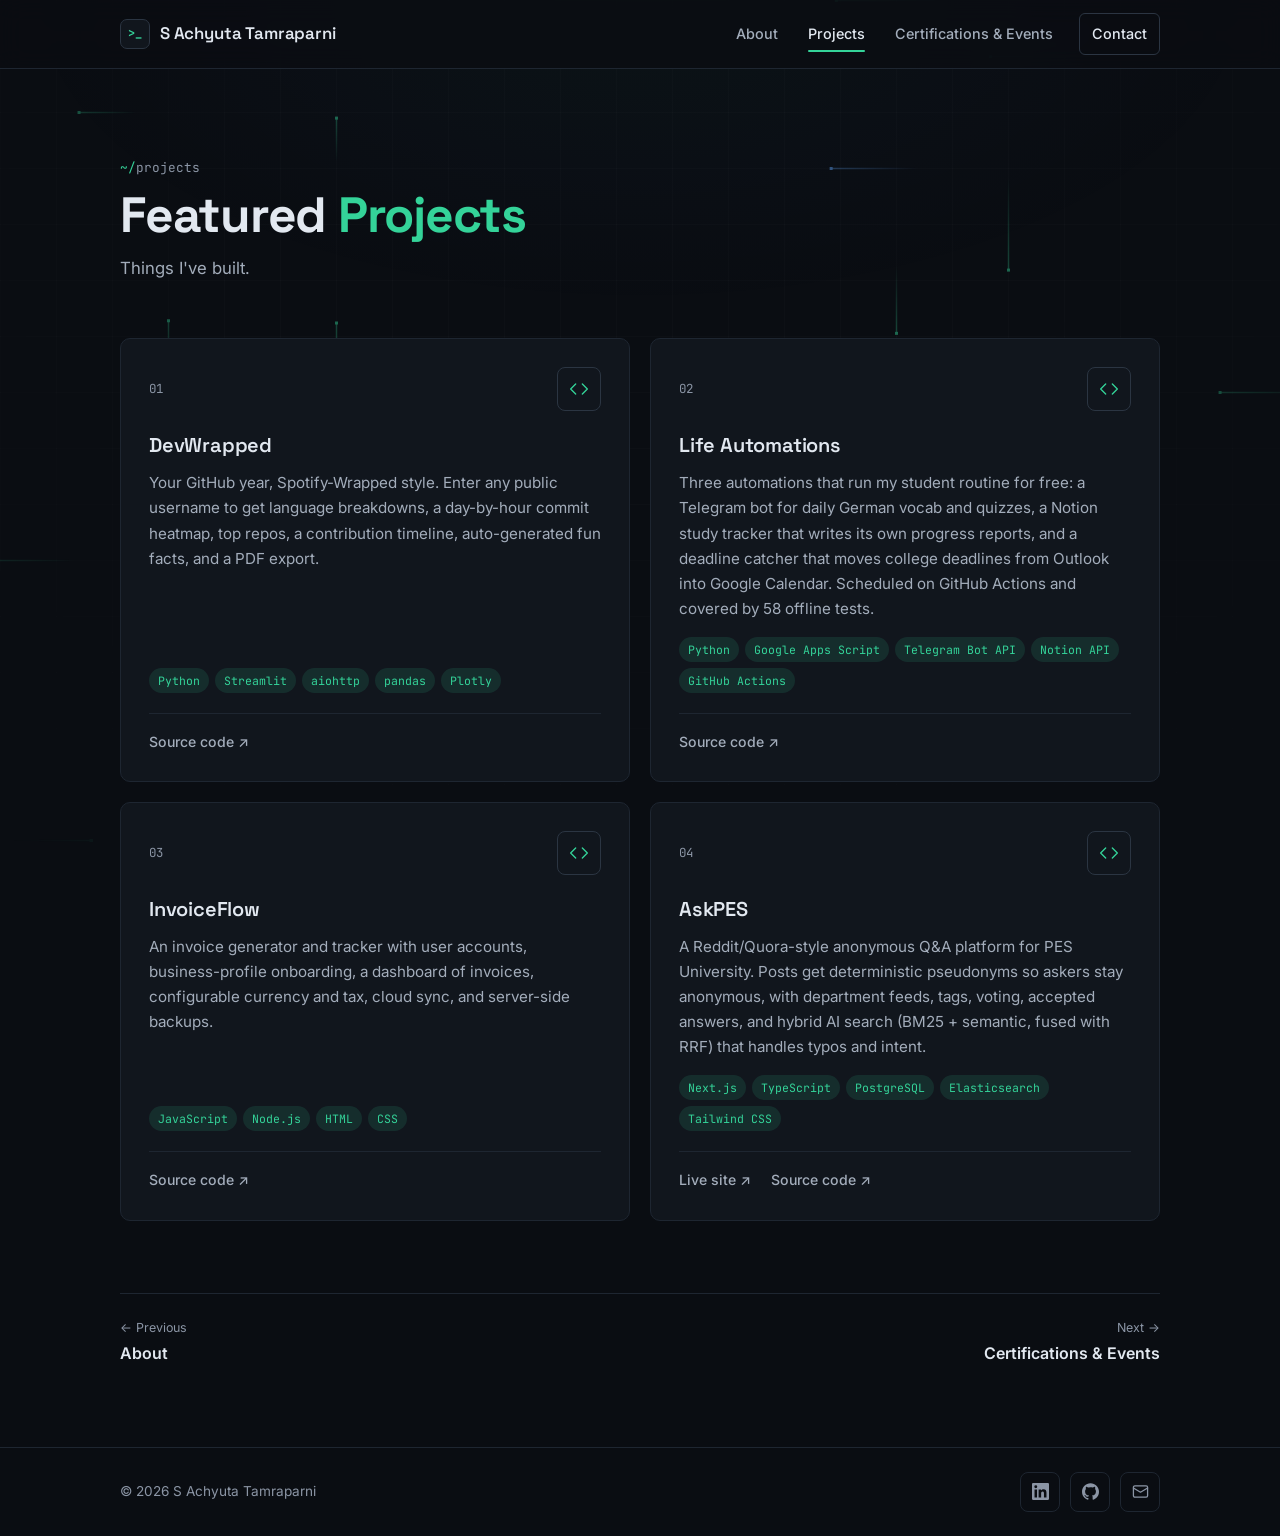
<file: projects.html>
<!DOCTYPE html>
<html lang="en">

<head>
  <meta charset="UTF-8" />
  <meta name="viewport" content="width=device-width, initial-scale=1.0" />
  <title>Projects · S Achyuta Tamraparni</title>
  <meta name="description" content="Projects built by S Achyuta Tamraparni." />
  <meta property="og:title" content="Projects · S Achyuta Tamraparni" />
  <meta property="og:description" content="Projects built by S Achyuta Tamraparni." />
  <meta property="og:image" content="https://ollivanter.github.io/yuta-tam/og-card.png" />
  <meta property="og:image:width" content="1200" />
  <meta property="og:image:height" content="630" />
  <meta property="og:image:alt" content="S Achyuta Tamraparni: CS Undergrad at PES University, full-stack developer" />
  <meta property="og:url" content="https://ollivanter.github.io/yuta-tam/projects.html" />
  <meta property="og:type" content="website" />
  <meta property="og:site_name" content="S Achyuta Tamraparni" />
  <meta name="twitter:card" content="summary_large_image" />
  <meta name="twitter:title" content="Projects · S Achyuta Tamraparni" />
  <meta name="twitter:description" content="Projects built by S Achyuta Tamraparni." />
  <meta name="twitter:image" content="https://ollivanter.github.io/yuta-tam/og-card.png" />
  <link rel="canonical" href="https://ollivanter.github.io/yuta-tam/projects.html" />
  <meta name="theme-color" content="#0a0d12" />
  <link rel="icon" href="data:image/svg+xml,%3Csvg xmlns='http://www.w3.org/2000/svg' viewBox='0 0 32 32'%3E%3Crect width='32' height='32' rx='7' fill='%230a0d12'/%3E%3Ctext x='5' y='22' font-family='monospace' font-size='16' font-weight='700' fill='%2334d399'%3E&gt;_%3C/text%3E%3C/svg%3E" />
  <link rel="preconnect" href="https://fonts.googleapis.com" />
  <link rel="preconnect" href="https://fonts.gstatic.com" crossorigin />
  <link href="https://fonts.googleapis.com/css2?family=Inter:wght@400;500;600;700&family=JetBrains+Mono:wght@400;500;700&family=Space+Grotesk:wght@500;600;700&display=swap" rel="stylesheet" />
  <link rel="stylesheet" href="styles.css" />
  <script>document.documentElement.classList.add('js', 'is-loading');</script>
</head>

<body>
  <a class="skip-link" href="#main">Skip to content</a>
  <nav id="navbar" aria-label="Primary">
    <div class="nav-inner">
      <a class="logo" href="index.html"><span class="logo-mark" aria-hidden="true">&gt;_</span>S Achyuta Tamraparni</a>
      <ul class="nav-links">
        <li><a href="about.html">About</a></li>
        <li><a href="projects.html" aria-current="page">Projects</a></li>
        <li><a href="certifications.html">Certifications &amp; Events</a></li>
        <li><a href="contact.html" class="nav-cta">Contact</a></li>
      </ul>
      <button class="hamburger" id="hamburger" aria-label="Toggle menu" aria-expanded="false" aria-controls="mobileMenu">
        <span></span><span></span><span></span>
      </button>
    </div>
    <div class="mobile-menu" id="mobileMenu">
      <a href="index.html">Home</a>
      <a href="about.html">About</a>
      <a href="projects.html" aria-current="page">Projects</a>
      <a href="certifications.html">Certifications &amp; Events</a>
      <a href="contact.html">Contact</a>
    </div>
  </nav>

  <main id="main">
    <header class="page-header reveal">
      <div class="kicker">projects</div>
      <h1 class="page-title">Featured <span class="accent">Projects</span></h1>
      <p class="page-sub">Things I've built.</p>
    </header>

    <div class="projects-grid">
      <article class="card project-card reveal">
        <div class="project-top">
          <span class="project-num">01</span>
          <span class="icon-box"><svg class="icon-sm" viewBox="0 0 24 24" aria-hidden="true" stroke-linecap="round" stroke-linejoin="round"><polyline points="16 18 22 12 16 6"/><polyline points="8 6 2 12 8 18"/></svg></span>
        </div>
        <h2 class="project-title">DevWrapped</h2>
        <p class="project-desc">Your GitHub year, Spotify-Wrapped style. Enter any public username to get language breakdowns, a day-by-hour commit heatmap, top repos, a contribution timeline, auto-generated fun facts, and a PDF export.</p>
        <div class="tags"><span>Python</span><span>Streamlit</span><span>aiohttp</span><span>pandas</span><span>Plotly</span></div>
        <div class="project-links">
          <a href="https://github.com/ollivanter/DevWrapped" class="project-link" target="_blank" rel="noopener">Source code ↗</a>
        </div>
      </article>
      <article class="card project-card reveal">
        <div class="project-top">
          <span class="project-num">02</span>
          <span class="icon-box"><svg class="icon-sm" viewBox="0 0 24 24" aria-hidden="true" stroke-linecap="round" stroke-linejoin="round"><polyline points="16 18 22 12 16 6"/><polyline points="8 6 2 12 8 18"/></svg></span>
        </div>
        <h2 class="project-title">Life Automations</h2>
        <p class="project-desc">Three automations that run my student routine for free: a Telegram bot for daily German vocab and quizzes, a Notion study tracker that writes its own progress reports, and a deadline catcher that moves college deadlines from Outlook into Google Calendar. Scheduled on GitHub Actions and covered by 58 offline tests.</p>
        <div class="tags"><span>Python</span><span>Google Apps Script</span><span>Telegram Bot API</span><span>Notion API</span><span>GitHub Actions</span></div>
        <div class="project-links">
          <a href="https://github.com/ollivanter/life-automations" class="project-link" target="_blank" rel="noopener">Source code ↗</a>
        </div>
      </article>
      <article class="card project-card reveal">
        <div class="project-top">
          <span class="project-num">03</span>
          <span class="icon-box"><svg class="icon-sm" viewBox="0 0 24 24" aria-hidden="true" stroke-linecap="round" stroke-linejoin="round"><polyline points="16 18 22 12 16 6"/><polyline points="8 6 2 12 8 18"/></svg></span>
        </div>
        <h2 class="project-title">InvoiceFlow</h2>
        <p class="project-desc">An invoice generator and tracker with user accounts, business-profile onboarding, a dashboard of invoices, configurable currency and tax, cloud sync, and server-side backups.</p>
        <div class="tags"><span>JavaScript</span><span>Node.js</span><span>HTML</span><span>CSS</span></div>
        <div class="project-links">
          <a href="https://github.com/ollivanter/InvoiceFlow" class="project-link" target="_blank" rel="noopener">Source code ↗</a>
        </div>
      </article>
      <article class="card project-card reveal">
        <div class="project-top">
          <span class="project-num">04</span>
          <span class="icon-box"><svg class="icon-sm" viewBox="0 0 24 24" aria-hidden="true" stroke-linecap="round" stroke-linejoin="round"><polyline points="16 18 22 12 16 6"/><polyline points="8 6 2 12 8 18"/></svg></span>
        </div>
        <h2 class="project-title">AskPES</h2>
        <p class="project-desc">A Reddit/Quora-style anonymous Q&amp;A platform for PES University. Posts get deterministic pseudonyms so askers stay anonymous, with department feeds, tags, voting, accepted answers, and hybrid AI search (BM25 + semantic, fused with RRF) that handles typos and intent.</p>
        <div class="tags"><span>Next.js</span><span>TypeScript</span><span>PostgreSQL</span><span>Elasticsearch</span><span>Tailwind CSS</span></div>
        <div class="project-links">
          <a href="https://ask-pes.vercel.app" class="project-link" target="_blank" rel="noopener">Live site ↗</a>
          <a href="https://github.com/ollivanter/AskPES" class="project-link" target="_blank" rel="noopener">Source code ↗</a>
        </div>
      </article>
    </div>
    <nav class="pager" aria-label="Page navigation"><a href="about.html" class="prev"><span>← Previous</span>About</a><a href="certifications.html" class="next"><span>Next →</span>Certifications &amp; Events</a></nav>
  </main>

  <footer class="site-footer">
    <div class="footer-inner">
      <span class="footer-copy">© <span id="year">2026</span> S Achyuta Tamraparni</span>
      <div class="socials">
          <a href="https://www.linkedin.com/in/s-achyuta-tamraparni" class="social-link" aria-label="LinkedIn" target="_blank" rel="noopener"><svg viewBox="0 0 24 24" aria-hidden="true"><path d="M20.45 20.45h-3.56v-5.57c0-1.33-.03-3.04-1.85-3.04-1.86 0-2.14 1.45-2.14 2.95v5.66H9.34V9h3.41v1.56h.05c.48-.9 1.64-1.85 3.37-1.85 3.6 0 4.27 2.37 4.27 5.45v6.3zM5.34 7.43a2.07 2.07 0 1 1 0-4.14 2.07 2.07 0 0 1 0 4.14zm1.78 13.02H3.56V9h3.56v11.45zM22.22 0H1.77C.8 0 0 .78 0 1.73v20.54C0 23.22.8 24 1.77 24h20.45c.98 0 1.78-.78 1.78-1.73V1.73C24 .78 23.2 0 22.22 0z"/></svg></a>
          <a href="https://github.com/ollivanter" class="social-link" aria-label="GitHub" target="_blank" rel="noopener"><svg viewBox="0 0 24 24" aria-hidden="true"><path d="M12 .3C5.37.3 0 5.67 0 12.3c0 5.3 3.44 9.8 8.21 11.39.6.11.82-.26.82-.58v-2.03c-3.34.72-4.04-1.61-4.04-1.61-.55-1.39-1.34-1.76-1.34-1.76-1.09-.75.08-.73.08-.73 1.2.08 1.84 1.23 1.84 1.23 1.07 1.84 2.81 1.31 3.5 1 .11-.78.42-1.31.76-1.61-2.67-.3-5.47-1.33-5.47-5.93 0-1.31.47-2.38 1.24-3.22-.12-.3-.54-1.52.12-3.17 0 0 1.01-.32 3.3 1.23a11.5 11.5 0 0 1 3-.4c1.02.005 2.04.14 3 .4 2.28-1.55 3.29-1.23 3.29-1.23.66 1.65.24 2.87.12 3.17.77.84 1.23 1.91 1.23 3.22 0 4.61-2.81 5.63-5.48 5.92.43.37.81 1.1.81 2.22v3.29c0 .32.22.7.83.58C20.57 22.1 24 17.6 24 12.3 24 5.67 18.63.3 12 .3z"/></svg></a>
          <a href="mailto:achyutatamweb@gmail.com" class="social-link" aria-label="Email"><svg class="stroke" viewBox="0 0 24 24" aria-hidden="true" stroke-linecap="round" stroke-linejoin="round"><rect x="2" y="4" width="20" height="16" rx="2"/><path d="m22 7-10 6L2 7"/></svg></a>
        </div>
    </div>
  </footer>

  <script src="typewriter.js" defer></script>
</body>

</html>
</file>
<file: styles.css>
/* ═══════════════════════════════════════════════
   ACHYUTA PORTFOLIO — styles.css
   Dark, minimal theme with subtle terminal accents
   ═══════════════════════════════════════════════ */

:root {
  --bg: #0a0d12;
  --bg-elev: #0e1218;
  --surface: #11161d;
  --surface-2: #161c25;
  --border: #1e2631;
  --border-strong: #2b3542;

  --text: #e2e8f0;
  --text-dim: #a3adbb;
  --muted: #8b95a5;

  --accent: #34d399;
  --accent-hover: #5fe0b0;
  --accent-dim: rgba(52, 211, 153, .12);
  --blue: #60a5fa;
  --red: #f87171;

  --font-display: 'Space Grotesk', 'Inter', system-ui, sans-serif;
  --font-sans: 'Inter', system-ui, -apple-system, 'Segoe UI', Roboto, sans-serif;
  --font-mono: 'JetBrains Mono', ui-monospace, SFMono-Regular, Menlo, Consolas, monospace;

  --skeleton: #1a212b;
  --skeleton-shine: linear-gradient(100deg, transparent 30%, rgba(255, 255, 255, .05) 50%, transparent 70%);

  --radius: 10px;
  --nav-h: 68px;
  --maxw: 1120px;
  --gutter: clamp(16px, 4vw, 40px);
}

*,
*::before,
*::after {
  box-sizing: border-box;
  margin: 0;
  padding: 0;
}

html {
  -webkit-text-size-adjust: 100%;
  scroll-behavior: smooth;
}

body {
  min-height: 100vh;
  display: flex;
  flex-direction: column;
  background: var(--bg);
  color: var(--text);
  font-family: var(--font-sans);
  font-size: 16px;
  line-height: 1.65;
  -webkit-font-smoothing: antialiased;
  overflow-x: hidden;
}

/* Faint grid that fades out toward the edges */
body::before {
  content: '';
  position: fixed;
  inset: 0;
  z-index: -1;
  pointer-events: none;
  background-image:
    linear-gradient(rgba(255, 255, 255, .025) 1px, transparent 1px),
    linear-gradient(90deg, rgba(255, 255, 255, .025) 1px, transparent 1px);
  background-size: 56px 56px;
  -webkit-mask-image: radial-gradient(ellipse 70% 55% at 50% 0%, #000 20%, transparent 100%);
  mask-image: radial-gradient(ellipse 70% 55% at 50% 0%, #000 20%, transparent 100%);
}

/* Animated grid + packets (drawn by typewriter.js); replaces the static grid */
#bgfx {
  position: fixed;
  inset: 0;
  z-index: -1;
  pointer-events: none;
  opacity: .5; /* overall background strength */
  -webkit-mask-image: radial-gradient(ellipse 90% 85% at 50% 25%, #000 35%, transparent 100%);
  mask-image: radial-gradient(ellipse 90% 85% at 50% 25%, #000 35%, transparent 100%);
}

html.has-bgfx body::before {
  display: none;
}

/* Soft accent glow at the top of the viewport */
body::after {
  content: '';
  position: fixed;
  top: -35vh;
  left: 50%;
  width: 100vw;
  height: 70vh;
  transform: translateX(-50%);
  z-index: -1;
  pointer-events: none;
  background: radial-gradient(ellipse at center, rgba(52, 211, 153, .035), rgba(96, 165, 250, .015) 40%, transparent 70%);
}

img {
  max-width: 100%;
  display: block;
}

a {
  color: inherit;
  text-decoration: none;
}

::selection {
  background: var(--accent);
  color: var(--bg);
}

:focus-visible {
  outline: 2px solid var(--accent);
  outline-offset: 3px;
  border-radius: 4px;
}

.skip-link {
  position: absolute;
  left: 16px;
  top: -48px;
  z-index: 200;
  padding: 8px 14px;
  background: var(--accent);
  color: var(--bg);
  font-size: .85rem;
  font-weight: 600;
  border-radius: 6px;
}

.skip-link:focus {
  top: 12px;
}

.accent {
  color: var(--accent);
}

/* ═══ NAVBAR ═══ */
#navbar {
  position: sticky;
  top: 0;
  z-index: 100;
  background: rgba(10, 13, 18, .8);
  -webkit-backdrop-filter: blur(12px);
  backdrop-filter: blur(12px);
  border-bottom: 1px solid var(--border);
}

.nav-inner {
  max-width: var(--maxw);
  height: var(--nav-h);
  margin: 0 auto;
  padding: 0 var(--gutter);
  display: flex;
  align-items: center;
  justify-content: space-between;
  gap: 24px;
}

.logo {
  display: inline-flex;
  align-items: center;
  gap: 10px;
  font-family: var(--font-display);
  font-size: 1.05rem;
  font-weight: 600;
  letter-spacing: -.01em;
  white-space: nowrap;
}

.logo-mark {
  display: grid;
  place-items: center;
  width: 30px;
  height: 30px;
  border: 1px solid var(--border-strong);
  border-radius: 7px;
  background: var(--surface);
  font-family: var(--font-mono);
  font-size: .75rem;
  font-weight: 700;
  color: var(--accent);
}

.nav-links {
  display: flex;
  align-items: center;
  gap: 6px;
  list-style: none;
}

.nav-links a {
  position: relative;
  display: block;
  padding: 8px 12px;
  border-radius: 6px;
  font-size: .9rem;
  font-weight: 500;
  color: var(--text-dim);
  transition: color .2s, background .2s;
}

.nav-links a:hover {
  color: var(--text);
}

.nav-links a[aria-current="page"] {
  color: var(--text);
}

.nav-links a[aria-current="page"]:not(.nav-cta)::after {
  content: '';
  position: absolute;
  left: 12px;
  right: 12px;
  bottom: 2px;
  height: 2px;
  border-radius: 2px;
  background: var(--accent);
}

.nav-links .nav-cta {
  margin-left: 8px;
  border: 1px solid var(--border-strong);
  color: var(--text);
}

.nav-links .nav-cta:hover,
.nav-links .nav-cta[aria-current="page"] {
  border-color: var(--accent);
  color: var(--accent);
}

.hamburger {
  display: none;
  flex-direction: column;
  justify-content: center;
  gap: 5px;
  width: 40px;
  height: 40px;
  padding: 0 9px;
  background: none;
  border: 1px solid var(--border);
  border-radius: 8px;
  cursor: pointer;
}

.hamburger span {
  display: block;
  height: 2px;
  background: var(--text);
  transition: transform .25s, opacity .25s;
}

.hamburger.open span:nth-child(1) {
  transform: translateY(7px) rotate(45deg);
}

.hamburger.open span:nth-child(2) {
  opacity: 0;
}

.hamburger.open span:nth-child(3) {
  transform: translateY(-7px) rotate(-45deg);
}

.mobile-menu {
  display: none;
}

/* ═══ LAYOUT ═══ */
main {
  flex: 1;
  width: 100%;
  max-width: var(--maxw);
  margin: 0 auto;
  padding: clamp(40px, 7vw, 88px) var(--gutter) 80px;
}

/* Small mono label above headings, e.g. "~/projects" */
.kicker {
  font-family: var(--font-mono);
  font-size: .8rem;
  color: var(--muted);
}

.kicker::before {
  content: '~/';
  color: var(--accent);
}

.page-header {
  margin-bottom: clamp(32px, 5vw, 56px);
}

.page-title {
  margin-top: 10px;
  font-family: var(--font-display);
  font-size: clamp(2.1rem, 5vw, 3.1rem);
  font-weight: 700;
  line-height: 1.1;
  letter-spacing: -.025em;
}

.page-sub {
  margin-top: 12px;
  max-width: 60ch;
  color: var(--text-dim);
  font-size: 1.05rem;
}

.section {
  margin-top: clamp(56px, 9vw, 96px);
}

.section-title {
  margin: 8px 0 24px;
  font-family: var(--font-display);
  font-size: clamp(1.5rem, 3vw, 1.9rem);
  font-weight: 600;
  letter-spacing: -.02em;
}

/* ═══ TERMINAL (home only) ═══ */
.terminal {
  background: var(--bg-elev);
  border: 1px solid var(--border);
  border-radius: var(--radius);
  box-shadow: 0 24px 60px -28px rgba(0, 0, 0, .8);
  overflow: hidden;
}

.term-bar {
  display: flex;
  align-items: center;
  gap: 12px;
  height: 36px;
  padding: 0 14px;
  background: var(--surface);
  border-bottom: 1px solid var(--border);
  font-family: var(--font-mono);
  font-size: .75rem;
  color: var(--muted);
}

.term-dots {
  display: flex;
  gap: 6px;
}

.term-dots i {
  width: 10px;
  height: 10px;
  border-radius: 50%;
  background: var(--border-strong);
}

.term-body {
  padding: 18px 20px 22px;
  font-family: var(--font-mono);
  font-size: .86rem;
  line-height: 1.7;
}

.prompt {
  color: var(--text);
  overflow-wrap: anywhere;
}

.prompt .line {
  display: block;
}

.prompt .frame {
  color: var(--accent);
}

.prompt .user {
  color: var(--blue);
  font-weight: 700;
}

.prompt .path {
  font-weight: 700;
}

.prompt .sym {
  color: var(--blue);
  font-weight: 700;
}

.term-body .out {
  margin: 4px 0 14px;
  color: var(--text-dim);
}

.caret {
  display: inline-block;
  width: .55em;
  height: 1.1em;
  vertical-align: text-bottom;
  background: var(--accent);
  animation: blink 1.1s steps(1) infinite;
}

@keyframes blink {
  50% {
    opacity: 0;
  }
}

.ls-list {
  display: grid;
  gap: 2px;
  margin: 4px 0 14px;
  list-style: none;
}

.ls-list a {
  display: grid;
  grid-template-columns: auto 1fr;
  gap: 18px;
  padding: 3px 8px;
  margin: 0 -8px;
  border-radius: 5px;
  color: var(--text-dim);
  transition: background .15s;
}

.ls-list a:hover {
  background: var(--surface-2);
}

.ls-list .perm {
  color: var(--muted);
}

.ls-list .name {
  color: var(--blue);
  font-weight: 700;
}

.ls-list a:hover .name {
  color: var(--accent);
}

.ls-list .desc {
  color: var(--muted);
}

/* ═══ BUTTONS ═══ */
.btn {
  display: inline-flex;
  align-items: center;
  justify-content: center;
  gap: 8px;
  min-height: 44px;
  padding: 10px 22px;
  border: 1px solid transparent;
  border-radius: 8px;
  font-family: var(--font-sans);
  font-size: .92rem;
  font-weight: 600;
  cursor: pointer;
  transition: background .2s, color .2s, border-color .2s;
}

.btn-primary {
  background: var(--accent);
  color: #062016;
}

.btn-primary:hover {
  background: var(--accent-hover);
}

.btn-outline {
  border-color: var(--border-strong);
  color: var(--text);
  background: transparent;
}

.btn-outline:hover {
  border-color: var(--accent);
  color: var(--accent);
}

.btn:disabled {
  opacity: .7;
  cursor: progress;
}

/* ═══ SOCIALS ═══ */
.socials {
  display: flex;
  gap: 10px;
}

.social-link {
  display: grid;
  place-items: center;
  width: 40px;
  height: 40px;
  border: 1px solid var(--border);
  border-radius: 8px;
  color: var(--muted);
  transition: color .2s, border-color .2s;
}

.social-link:hover {
  color: var(--accent);
  border-color: var(--accent);
}

.social-link svg {
  width: 17px;
  height: 17px;
  fill: currentColor;
}

.social-link svg.stroke {
  fill: none;
  stroke: currentColor;
  stroke-width: 1.8;
}

/* ═══ STATUS BADGE ═══ */
.status {
  display: inline-flex;
  align-items: center;
  gap: 8px;
  font-size: .85rem;
  color: var(--accent);
}

.badge-dot {
  width: 8px;
  height: 8px;
  flex: none;
  border-radius: 50%;
  background: var(--accent);
  box-shadow: 0 0 0 0 rgba(52, 211, 153, .6);
  animation: pulse 2s infinite;
}

@keyframes pulse {
  70% {
    box-shadow: 0 0 0 8px rgba(52, 211, 153, 0);
  }

  100% {
    box-shadow: 0 0 0 0 rgba(52, 211, 153, 0);
  }
}

/* ═══ HOME / HERO ═══ */
.hero {
  display: grid;
  grid-template-columns: minmax(0, 1fr) auto;
  gap: clamp(32px, 6vw, 80px);
  align-items: center;
}

.hero-name {
  margin: 14px 0 16px;
  font-family: var(--font-display);
  font-size: clamp(2.6rem, 7vw, 4.4rem);
  font-weight: 700;
  line-height: 1.02;
  letter-spacing: -.035em;
}

.hero-role-row {
  min-height: 1.8em;
  font-family: var(--font-mono);
  font-size: clamp(1rem, 2.3vw, 1.2rem);
  color: var(--text-dim);
}

#typedText {
  color: var(--text);
}

.hero-meta {
  margin-top: 16px;
  max-width: 52ch;
  color: var(--text-dim);
  font-size: 1.02rem;
}

.hero-actions {
  display: flex;
  flex-wrap: wrap;
  gap: 12px;
  margin: 32px 0 28px;
}

.hero-photo-card {
  width: 300px;
  background: var(--surface);
  border: 1px solid var(--border);
  border-radius: 14px;
  padding: 10px;
}

.photo-frame {
  position: relative;
  aspect-ratio: 4 / 5;
  border-radius: 8px;
  overflow: hidden;
  background: var(--surface-2);
}

.photo-frame:not(.loaded)::before {
  content: '';
  position: absolute;
  inset: 0;
  background: var(--skeleton-shine);
  background-size: 300% 100%;
  animation: shimmer 1.4s ease-in-out infinite;
}

.hero-photo {
  width: 100%;
  height: 100%;
  object-fit: cover;
  opacity: 0;
  transition: opacity .5s ease;
}

.photo-frame.loaded .hero-photo {
  opacity: 1;
}

.hero-photo-initials {
  display: none;
  aspect-ratio: 4 / 5;
  place-items: center;
  font-family: var(--font-display);
  font-size: 3rem;
  color: var(--accent);
}

.hero-photo-card.no-img .hero-photo {
  display: none;
}

.hero-photo-card.no-img .hero-photo-initials {
  position: absolute;
  inset: 0;
}

.hero-photo-card.no-img .hero-photo-initials {
  display: grid;
}

.photo-caption {
  display: flex;
  justify-content: space-between;
  align-items: center;
  gap: 12px;
  padding: 12px 6px 4px;
  font-size: .85rem;
  color: var(--muted);
}

.home-terminal {
  margin-top: clamp(56px, 9vw, 96px);
}

/* ═══ CARDS (shared) ═══ */
.card {
  background: var(--surface);
  border: 1px solid var(--border);
  border-radius: var(--radius);
  padding: clamp(20px, 3vw, 28px);
  transition: border-color .25s, background-color .25s, box-shadow .25s, translate .25s;
}

/* Subtle lift on hover. Uses the standalone `translate` property so it
   doesn't fight the reveal animation's `transform`. */
.card:hover {
  border-color: rgba(52, 211, 153, .3);
  background-color: #131a22;
  box-shadow: 0 10px 30px -18px rgba(52, 211, 153, .25);
  translate: 0 -2px;
}

.card .icon-box {
  transition: border-color .25s, background-color .25s;
}

.card:hover .icon-box {
  border-color: rgba(52, 211, 153, .4);
  background-color: var(--accent-dim);
}

/* Static info rows don't need to lift */
.info-card:hover {
  translate: none;
}

.info-row {
  transition: background-color .2s;
  margin: 0 -10px;
  padding-left: 10px;
  padding-right: 10px;
  border-radius: 6px;
}

.info-row:hover {
  background-color: rgba(255, 255, 255, .02);
}

.placeholder {
  color: var(--muted);
  font-style: italic;
}

.tags {
  display: flex;
  flex-wrap: wrap;
  gap: 6px;
  margin-top: 16px;
}

.tags span {
  padding: 3px 9px;
  border-radius: 999px;
  background: var(--accent-dim);
  color: var(--accent);
  font-family: var(--font-mono);
  font-size: .72rem;
}

.icon-box {
  display: grid;
  place-items: center;
  flex: none;
  width: 44px;
  height: 44px;
  border: 1px solid var(--border-strong);
  border-radius: 8px;
  color: var(--accent);
}

.icon-box svg {
  width: 20px;
  height: 20px;
  stroke: currentColor;
  fill: none;
  stroke-width: 1.6;
}

/* ═══ ABOUT ═══ */
.about-grid {
  display: grid;
  grid-template-columns: minmax(0, 1.25fr) minmax(0, .75fr);
  gap: clamp(28px, 5vw, 56px);
  align-items: start;
}

.about-text p {
  color: var(--text-dim);
  font-size: 1.05rem;
  margin-bottom: 18px;
}

.about-stats {
  display: grid;
  grid-template-columns: repeat(3, 1fr);
  margin: 32px 0;
  border: 1px solid var(--border);
  border-radius: var(--radius);
  overflow: hidden;
}

.stat-item {
  padding: 18px 20px;
  background: var(--surface);
}

.stat-item+.stat-item {
  border-left: 1px solid var(--border);
}

.stat-num {
  display: block;
  font-family: var(--font-display);
  font-size: 1.8rem;
  font-weight: 700;
  color: var(--text);
}

.stat-label {
  font-size: .82rem;
  color: var(--muted);
}

.about-actions {
  display: flex;
  flex-wrap: wrap;
  gap: 12px;
}

.info-card {
  display: grid;
  gap: 0;
  padding: 8px clamp(20px, 3vw, 28px);
}

.info-row {
  display: grid;
  grid-template-columns: 9ch minmax(0, 1fr);
  gap: 12px;
  padding: 14px 0;
  border-bottom: 1px solid var(--border);
}

.info-row:last-child {
  border-bottom: 0;
}

.info-key {
  font-family: var(--font-mono);
  font-size: .78rem;
  color: var(--muted);
  padding-top: 2px;
}

.info-val {
  font-size: .95rem;
  color: var(--text);
}

/* CV download dropdown */
.download-dropdown {
  position: relative;
  display: inline-block;
}

.download-btn .arrow {
  transition: transform .2s;
}

.download-dropdown.active .download-btn .arrow {
  transform: rotate(180deg);
}

.dropdown-menu {
  position: absolute;
  top: calc(100% + 8px);
  left: 0;
  z-index: 20;
  min-width: 200px;
  padding: 6px;
  background: var(--surface-2);
  border: 1px solid var(--border-strong);
  border-radius: var(--radius);
  box-shadow: 0 16px 40px rgba(0, 0, 0, .5);
  opacity: 0;
  visibility: hidden;
  transform: translateY(-6px);
  transition: opacity .18s, transform .18s, visibility .18s;
}

.download-dropdown.active .dropdown-menu {
  opacity: 1;
  visibility: visible;
  transform: translateY(0);
}

.dropdown-menu a {
  display: flex;
  justify-content: space-between;
  gap: 12px;
  padding: 10px 12px;
  border-radius: 6px;
  font-size: .88rem;
  color: var(--text-dim);
}

.dropdown-menu a:hover {
  background: var(--accent-dim);
  color: var(--accent);
}

.dropdown-menu .ext {
  font-family: var(--font-mono);
  font-size: .78rem;
  color: var(--muted);
}

/* ═══ EDUCATION ═══ */
.edu-list {
  display: grid;
  gap: 16px;
}

.edu-card {
  display: grid;
  grid-template-columns: auto minmax(0, 1fr) auto;
  gap: 20px;
  align-items: start;
}

.edu-degree {
  font-size: 1.08rem;
  font-weight: 600;
}

.edu-school {
  color: var(--blue);
  font-size: .92rem;
}

.edu-year {
  margin: 2px 0 10px;
  font-family: var(--font-mono);
  font-size: .78rem;
  color: var(--muted);
}

.edu-desc {
  color: var(--text-dim);
  font-size: .95rem;
}

.edu-score {
  text-align: right;
}

.edu-score span {
  display: block;
  font-family: var(--font-mono);
  font-size: .72rem;
  color: var(--muted);
}

.edu-score strong {
  font-family: var(--font-display);
  font-size: 1.35rem;
  color: var(--accent);
}

/* ═══ CERTIFICATIONS, EVENTS & AWARDS ═══ */
.ach-grid {
  display: grid;
  grid-template-columns: repeat(auto-fit, minmax(min(100%, 300px), 1fr));
  gap: 16px;
}

.ach-card {
  display: grid;
  gap: 16px;
  align-content: start;
}

.ach-top {
  display: flex;
  justify-content: space-between;
  align-items: center;
  gap: 12px;
}

.ach-type {
  display: inline-flex;
  align-items: center;
  gap: 10px;
  font-family: var(--font-mono);
  font-size: .75rem;
  color: var(--muted);
}

.ach-type .icon-box {
  width: 34px;
  height: 34px;
}

.ach-type .icon-box svg {
  width: 17px;
  height: 17px;
}

.ach-card[data-type="cert"] .icon-box {
  color: var(--blue);
}

.ach-card[data-type="event"] .icon-box {
  color: #c084fc;
}

.ach-date {
  font-family: var(--font-mono);
  font-size: .78rem;
  color: var(--muted);
}

.ach-title {
  font-size: 1.02rem;
  font-weight: 600;
}

.ach-org {
  margin-top: 2px;
  color: var(--blue);
  font-size: .9rem;
}

.ach-desc {
  margin-top: 8px;
  color: var(--text-dim);
  font-size: .92rem;
}

.ach-card .project-link {
  display: inline-block;
  margin-top: 10px;
}

/* ═══ SKILLS ═══ */
.skills-grid {
  display: grid;
  grid-template-columns: repeat(auto-fit, minmax(min(100%, 300px), 1fr));
  gap: 16px;
}

.skill-cat-label {
  margin-bottom: 14px;
  font-size: .95rem;
  font-weight: 600;
}

.skill-chips {
  display: flex;
  flex-wrap: wrap;
  gap: 8px;
}

.skill-chip {
  padding: 5px 12px;
  border: 1px solid var(--border-strong);
  border-radius: 999px;
  font-size: .82rem;
  color: var(--text-dim);
  transition: color .2s, border-color .2s, background-color .2s;
}

.skill-chip:hover {
  color: var(--accent);
  border-color: var(--accent);
  background-color: var(--accent-dim);
}

/* ═══ EXPERIENCE (timeline) ═══ */
.timeline {
  position: relative;
  display: grid;
  gap: 20px;
  padding-left: 28px;
}

.timeline::before {
  content: '';
  position: absolute;
  left: 5px;
  top: 8px;
  bottom: 8px;
  width: 1px;
  background: var(--border-strong);
}

.timeline-item {
  position: relative;
}

.timeline-dot {
  position: absolute;
  left: -28px;
  top: 30px;
  width: 11px;
  height: 11px;
  border-radius: 50%;
  background: var(--bg);
  border: 2px solid var(--accent);
}

.tl-header {
  display: flex;
  flex-wrap: wrap;
  justify-content: space-between;
  gap: 8px 16px;
  margin-bottom: 14px;
}

.tl-role {
  font-size: 1.1rem;
  font-weight: 600;
}

.tl-org {
  color: var(--blue);
  font-size: .92rem;
}

.tl-meta {
  display: grid;
  justify-items: end;
  gap: 6px;
}

.tl-header:last-child {
  margin-bottom: 0;
}

.tl-date {
  font-family: var(--font-mono);
  font-size: .78rem;
  color: var(--muted);
}

.tl-bullets {
  display: grid;
  gap: 6px;
  list-style: none;
  color: var(--text-dim);
  font-size: .95rem;
}

.tl-bullets li {
  position: relative;
  padding-left: 18px;
}

.tl-bullets li::before {
  content: '';
  position: absolute;
  left: 2px;
  top: .7em;
  width: 6px;
  height: 6px;
  border-radius: 50%;
  background: var(--accent);
}

/* ═══ PROJECTS ═══ */
.projects-grid {
  display: grid;
  grid-template-columns: repeat(auto-fit, minmax(min(100%, 380px), 1fr));
  gap: 20px;
}

.project-card {
  display: flex;
  flex-direction: column;
}

.project-card:hover {
  border-color: rgba(52, 211, 153, .45);
}

.project-top {
  display: flex;
  justify-content: space-between;
  align-items: center;
  margin-bottom: 18px;
}

.project-num {
  font-family: var(--font-mono);
  font-size: .78rem;
  color: var(--muted);
}

.project-title {
  margin-bottom: 8px;
  font-family: var(--font-display);
  font-size: 1.25rem;
  font-weight: 600;
  letter-spacing: -.01em;
}

.project-desc {
  flex: 1;
  color: var(--text-dim);
  font-size: .95rem;
}

.project-links {
  display: flex;
  gap: 20px;
  margin-top: 20px;
  padding-top: 16px;
  border-top: 1px solid var(--border);
}

.project-link {
  font-size: .88rem;
  font-weight: 500;
  color: var(--text-dim);
  transition: color .2s;
}

.project-link:hover {
  color: var(--accent);
}

/* ═══ CONTACT ═══ */
.contact-grid {
  display: grid;
  grid-template-columns: minmax(0, .8fr) minmax(0, 1.2fr);
  gap: clamp(24px, 4vw, 48px);
  align-items: start;
}

.contact-info {
  display: grid;
  gap: 12px;
}

.contact-item {
  display: flex;
  align-items: center;
  gap: 16px;
  padding: 16px 18px;
}

.contact-item>div:last-child {
  min-width: 0;
}

.contact-label {
  font-size: .78rem;
  color: var(--muted);
}

.contact-val {
  display: block;
  overflow-wrap: anywhere;
  color: var(--text);
  font-size: .95rem;
  transition: color .2s;
}

a.contact-val:hover {
  color: var(--accent);
}

.contact-form {
  display: grid;
  gap: 18px;
}

.form-row {
  display: grid;
  grid-template-columns: 1fr 1fr;
  gap: 18px;
}

.field {
  display: grid;
  gap: 6px;
}

.field label {
  font-size: .85rem;
  font-weight: 500;
  color: var(--text-dim);
}

.form-input {
  width: 100%;
  padding: 11px 14px;
  background: var(--bg);
  border: 1px solid var(--border-strong);
  border-radius: 8px;
  color: var(--text);
  font-family: var(--font-sans);
  font-size: .95rem;
  transition: border-color .2s, box-shadow .2s;
}

.form-input::placeholder {
  color: #5f6978;
}

.form-input:focus {
  outline: none;
  border-color: var(--accent);
  box-shadow: 0 0 0 3px var(--accent-dim);
}

.form-textarea {
  min-height: 160px;
  resize: vertical;
}

.form-btn {
  justify-self: start;
}

.form-feedback {
  min-height: 1.2em;
  font-size: .88rem;
}

.form-feedback:empty {
  display: none;
}

.form-feedback.success {
  color: var(--accent);
}

.form-feedback.error {
  color: var(--red);
}

/* ═══ PAGER ═══ */
.pager {
  display: flex;
  justify-content: space-between;
  gap: 16px;
  margin-top: 72px;
  padding-top: 24px;
  border-top: 1px solid var(--border);
}

.pager a {
  display: grid;
  gap: 2px;
  font-weight: 600;
  color: var(--text);
  transition: color .2s;
}

.pager a span {
  font-size: .78rem;
  font-weight: 400;
  color: var(--muted);
}

.pager a:hover {
  color: var(--accent);
}

.pager .next {
  margin-left: auto;
  text-align: right;
}

/* ═══ FOOTER ═══ */
.site-footer {
  border-top: 1px solid var(--border);
}

.footer-inner {
  max-width: var(--maxw);
  margin: 0 auto;
  padding: 24px var(--gutter);
  display: flex;
  flex-wrap: wrap;
  align-items: center;
  justify-content: space-between;
  gap: 16px;
}

.footer-copy {
  font-size: .85rem;
  color: var(--muted);
}

/* ═══ SKELETON LOADING ═══
   <html class="is-loading"> is set inline in <head> and removed by
   typewriter.js once fonts and images are ready. Without JS the class is
   never added, so content always shows. */
html.is-loading .card,
html.is-loading .terminal {
  position: relative;
}

html.is-loading .card>*,
html.is-loading .terminal>* {
  visibility: hidden;
}

html.is-loading .card::before,
html.is-loading .terminal::before {
  content: '';
  position: absolute;
  inset: clamp(20px, 3vw, 28px);
  background:
    linear-gradient(var(--skeleton), var(--skeleton)) 0 0 / 38% 14px no-repeat,
    linear-gradient(var(--skeleton), var(--skeleton)) 0 30px / 72% 12px no-repeat,
    linear-gradient(var(--skeleton), var(--skeleton)) 0 56px / 92% 10px no-repeat,
    linear-gradient(var(--skeleton), var(--skeleton)) 0 76px / 64% 10px no-repeat;
}

html.is-loading .card::after,
html.is-loading .terminal::after {
  content: '';
  position: absolute;
  inset: 0;
  border-radius: inherit;
  background: var(--skeleton-shine);
  background-size: 300% 100%;
  animation: shimmer 1.4s ease-in-out infinite;
}

@keyframes shimmer {
  0% {
    background-position: 100% 0;
  }

  100% {
    background-position: 0 0;
  }
}

/* ═══ REVEAL ANIMATION ═══ */
html.js .reveal {
  opacity: 0;
  transform: translateY(14px);
  transition: opacity .6s ease, transform .6s ease, border-color .25s, background-color .25s, box-shadow .25s, translate .25s;
}

html.js .reveal.visible {
  opacity: 1;
  transform: none;
}

/* ═══ RESPONSIVE ═══ */
@media (max-width: 860px) {

  .nav-links {
    display: none;
  }

  .hamburger {
    display: flex;
  }

  .mobile-menu {
    display: grid;
    max-height: 0;
    overflow: hidden;
    padding: 0 var(--gutter);
    border-top: 1px solid transparent;
    transition: max-height .3s ease, padding .3s ease, border-color .3s;
  }

  .mobile-menu.open {
    max-height: 400px;
    padding: 8px var(--gutter) 16px;
    border-top-color: var(--border);
  }

  .mobile-menu a {
    padding: 12px 0;
    font-weight: 500;
    color: var(--text-dim);
    border-bottom: 1px solid var(--border);
  }

  .mobile-menu a:last-child {
    border-bottom: 0;
  }

  .mobile-menu a[aria-current="page"] {
    color: var(--accent);
  }

  .hero {
    grid-template-columns: 1fr;
  }

  .hero-photo-card {
    grid-row: 1;
    width: 200px;
  }

  .photo-caption span:first-child {
    display: none;
  }

  .about-grid,
  .contact-grid {
    grid-template-columns: 1fr;
  }
}

@media (max-width: 600px) {
  body {
    font-size: 15px;
  }

  .term-body {
    padding: 14px 14px 18px;
    font-size: .78rem;
  }

  .ls-list a {
    grid-template-columns: 1fr;
    gap: 0;
  }

  .ls-list .perm {
    display: none;
  }

  .hero-actions .btn {
    flex: 1 1 auto;
  }

  .about-stats {
    grid-template-columns: 1fr;
  }

  .stat-item+.stat-item {
    border-left: 0;
    border-top: 1px solid var(--border);
  }

  .form-row {
    grid-template-columns: 1fr;
  }

  .form-btn {
    justify-self: stretch;
  }

  .edu-card {
    grid-template-columns: 1fr;
    gap: 12px;
  }

  .edu-score {
    text-align: left;
  }

  .footer-inner {
    flex-direction: column;
    text-align: center;
  }
}

@media (prefers-reduced-motion: reduce) {

  *,
  *::before,
  *::after {
    animation-duration: .01ms !important;
    animation-iteration-count: 1 !important;
    transition-duration: .01ms !important;
    scroll-behavior: auto !important;
  }

  html.js .reveal {
    opacity: 1;
    transform: none;
  }
}

.page-header+.ach-section,
.page-header+.ach-section~.ach-section {
  margin-top: clamp(40px, 6vw, 64px);
}

.page-header+.ach-section {
  margin-top: 0;
}
</file>
